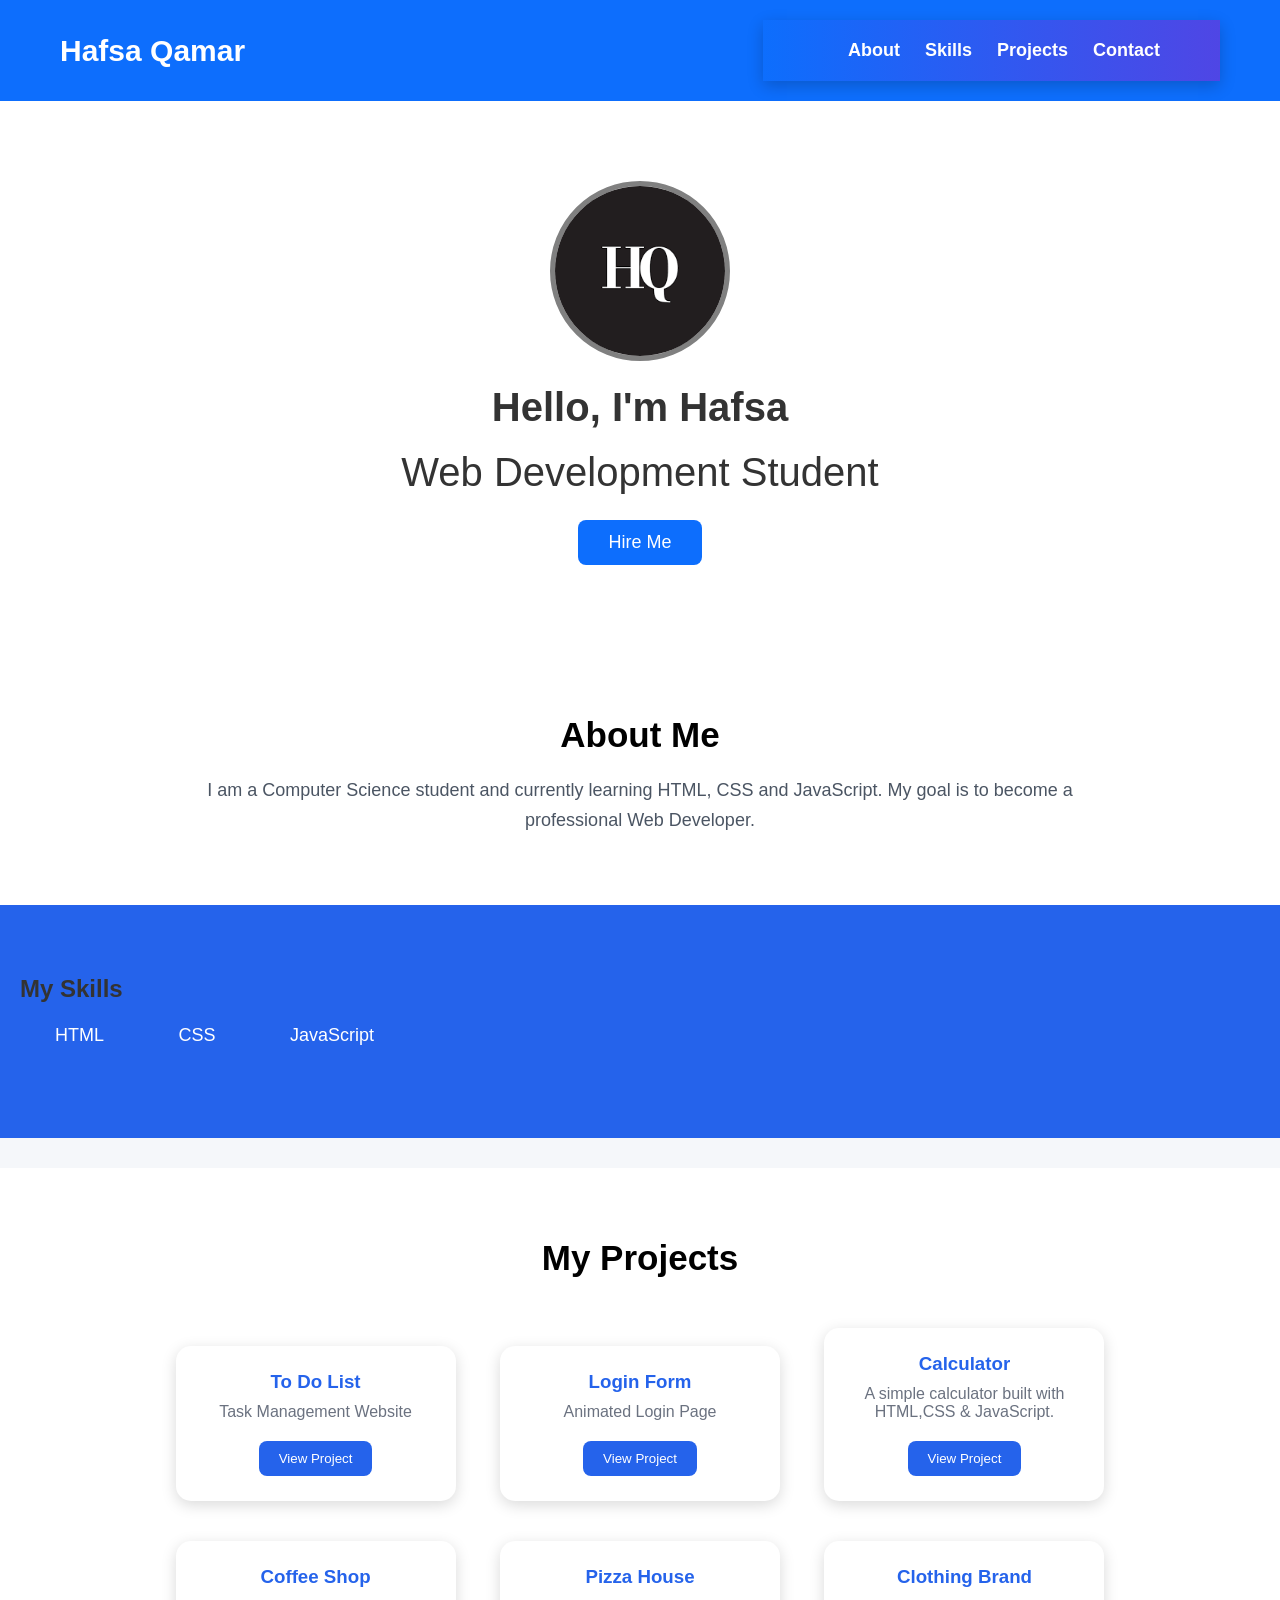
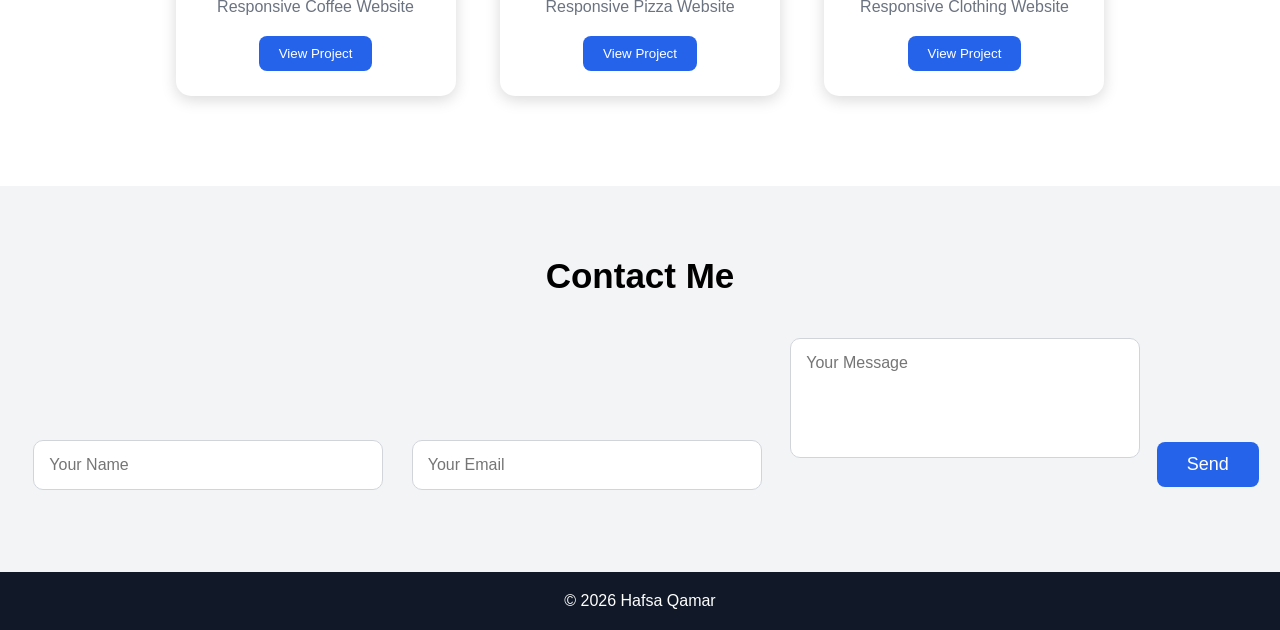
<file: index.html>
<!DOCTYPE html>
<html>
<head>
    <title>My Portfolio</title>
    <link rel="stylesheet" href="portfolio.css">
</head>
<body>
<header>
    <h1>Hafsa Qamar</h1>
    <nav>
        <a href="#about">About</a>
        <a href="#skills">Skills</a>
        <a href="#projects">Projects</a>
        <a href="#contact">Contact</a>
    </nav>
</header>
<section class="hero">
    <img src="download.hq.png" width="180">
    <h2>Hello, I'm Hafsa</h2>
    <p>Web Development Student</p>
    <button onclick="showMessage()">Hire Me</button>
</section>
<section id="about">
<h2>About Me</h2>
<p>
I am a Computer Science student and currently learning HTML, CSS and JavaScript.
My goal is to become a professional Web Developer.
</p>
</section>
<section id="skills">
<h2>My Skills</h2>
<ul>
<li>HTML</li>
<li>CSS</li>
<li>JavaScript</li>
</ul>
</section>
<section id="projects">
<h2>My Projects</h2>
<div class="card">
<h3>To Do List</h3>
<p>Task Management Website</p>
<a href="to-dolist.html">
    <button>View Project</button>
</a>
</div>
<div class="card">
<h3>Login Form</h3>
<p>Animated Login Page</p>
<a href="login.html">
    <button>View Project</button>
</a>
</div>
<div class="card">
    <h3>Calculator</h3>
    <p>A simple calculator built with HTML,CSS & JavaScript.
    </p>
    <a href="calculator.html">
        <button>View Project</button>
    </a>
</div>
<div class="card">
<h3>Coffee Shop</h3>
<p>Responsive Coffee Website</p>
<a href="project1coffee.html">
    <button>View Project</button>
</a>
</div>
<div class="card">
<h3>Pizza House</h3>
<p>Responsive Pizza Website</p>
<a href="project2.pizza.html">
    <button>View Project</button>
</a>
</div>
<div class="card">
    <h3>Clothing Brand</h3>
    <p>Responsive Clothing Website</p>
    <a href="clothing.html">
        <button>View Project</button>
    </a>
</div>
</section>
<section id="contact">
<h2>Contact Me</h2>
<input type="text" placeholder="Your Name">
<input type="email" placeholder="Your Email">
<textarea placeholder="Your Message"></textarea>
<button onclick="sendMessage()">Send</button>
</section>
<footer>
<p>© 2026 Hafsa Qamar</p>
</footer>
<script src="portfolio.js"></script>
</body>
</html>
</file>
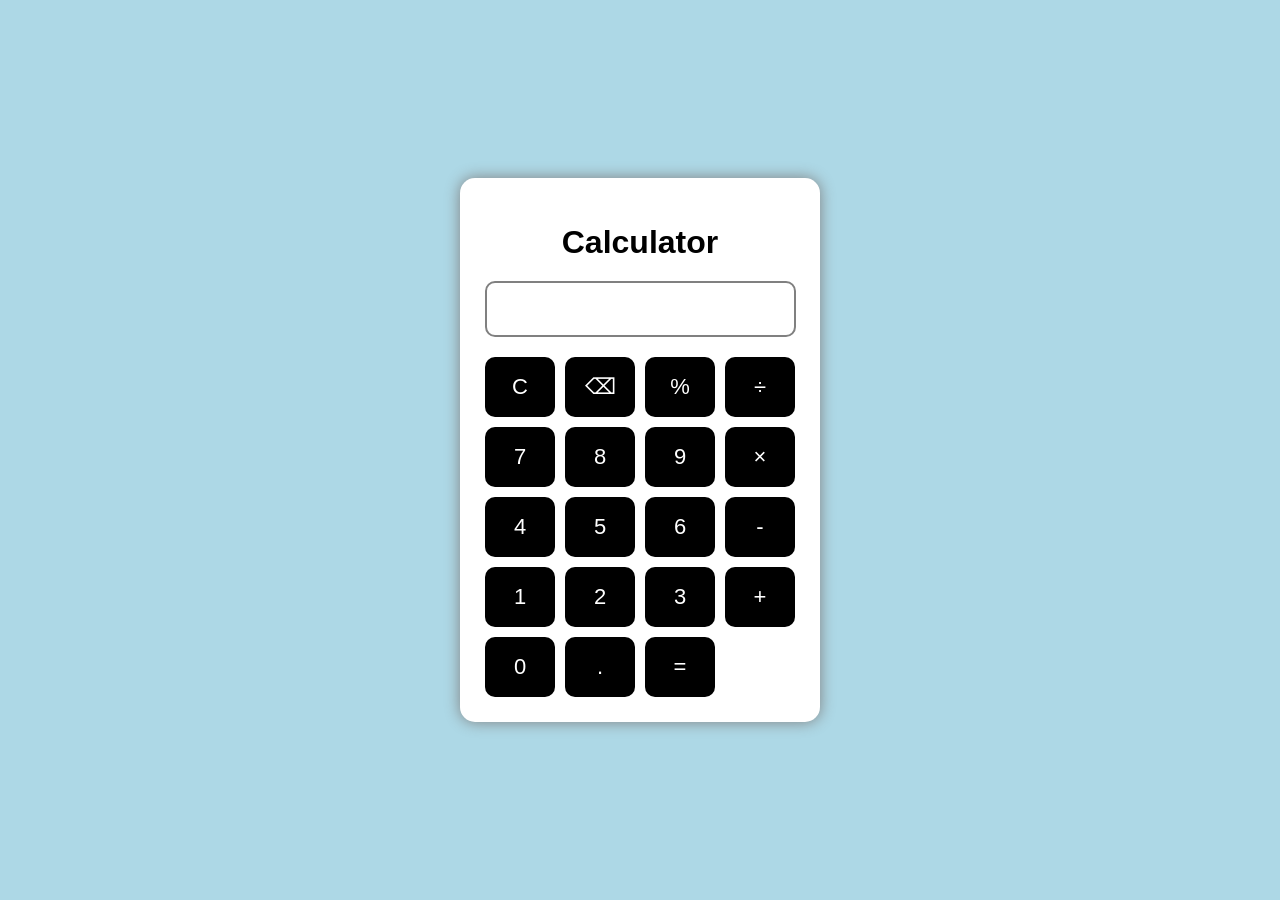
<file: calculator.html>
<!DOCTYPE html>
<html>
    <head>
        <title>Calculator</title>
        <link rel="stylesheet" href="calculator.css">
    </head>
    <body>
        <div class="calculator">
            <h1>Calculator</h1>
            <input type="text" id="result" readonly>
            <div class="buttons">
                <button onclick="clearResult()">C</button>
                <button onclick="deleteLast()">⌫</button>
                <button onclick="display('%')">%</button>
                <button onclick="display('/')">÷</button>
                
                <button onclick="display('7')">7</button>
                <button onclick="display('8')">8</button>
                <button onclick="display('9')">9</button>
                <button onclick="display('*')">×</button>

                <button onclick="display('4')">4</button>
                <button onclick="display('5')">5</button>
                <button onclick="display('6')">6</button>
                <button onclick="display('-')">-</button>

                <button onclick="display('1')">1</button>
                <button onclick="display('2')">2</button>
                <button onclick="display('3')">3</button>
                <button onclick="display('+')">+</button>

                <button onclick="display('0')">0</button>
                <button onclick="display('.')">.</button>
                <button onclick="calculate()">=</button>
                
            </div>
        </div>
        <script src=" calculator.js"></script>
    </body>
</html>
</file>
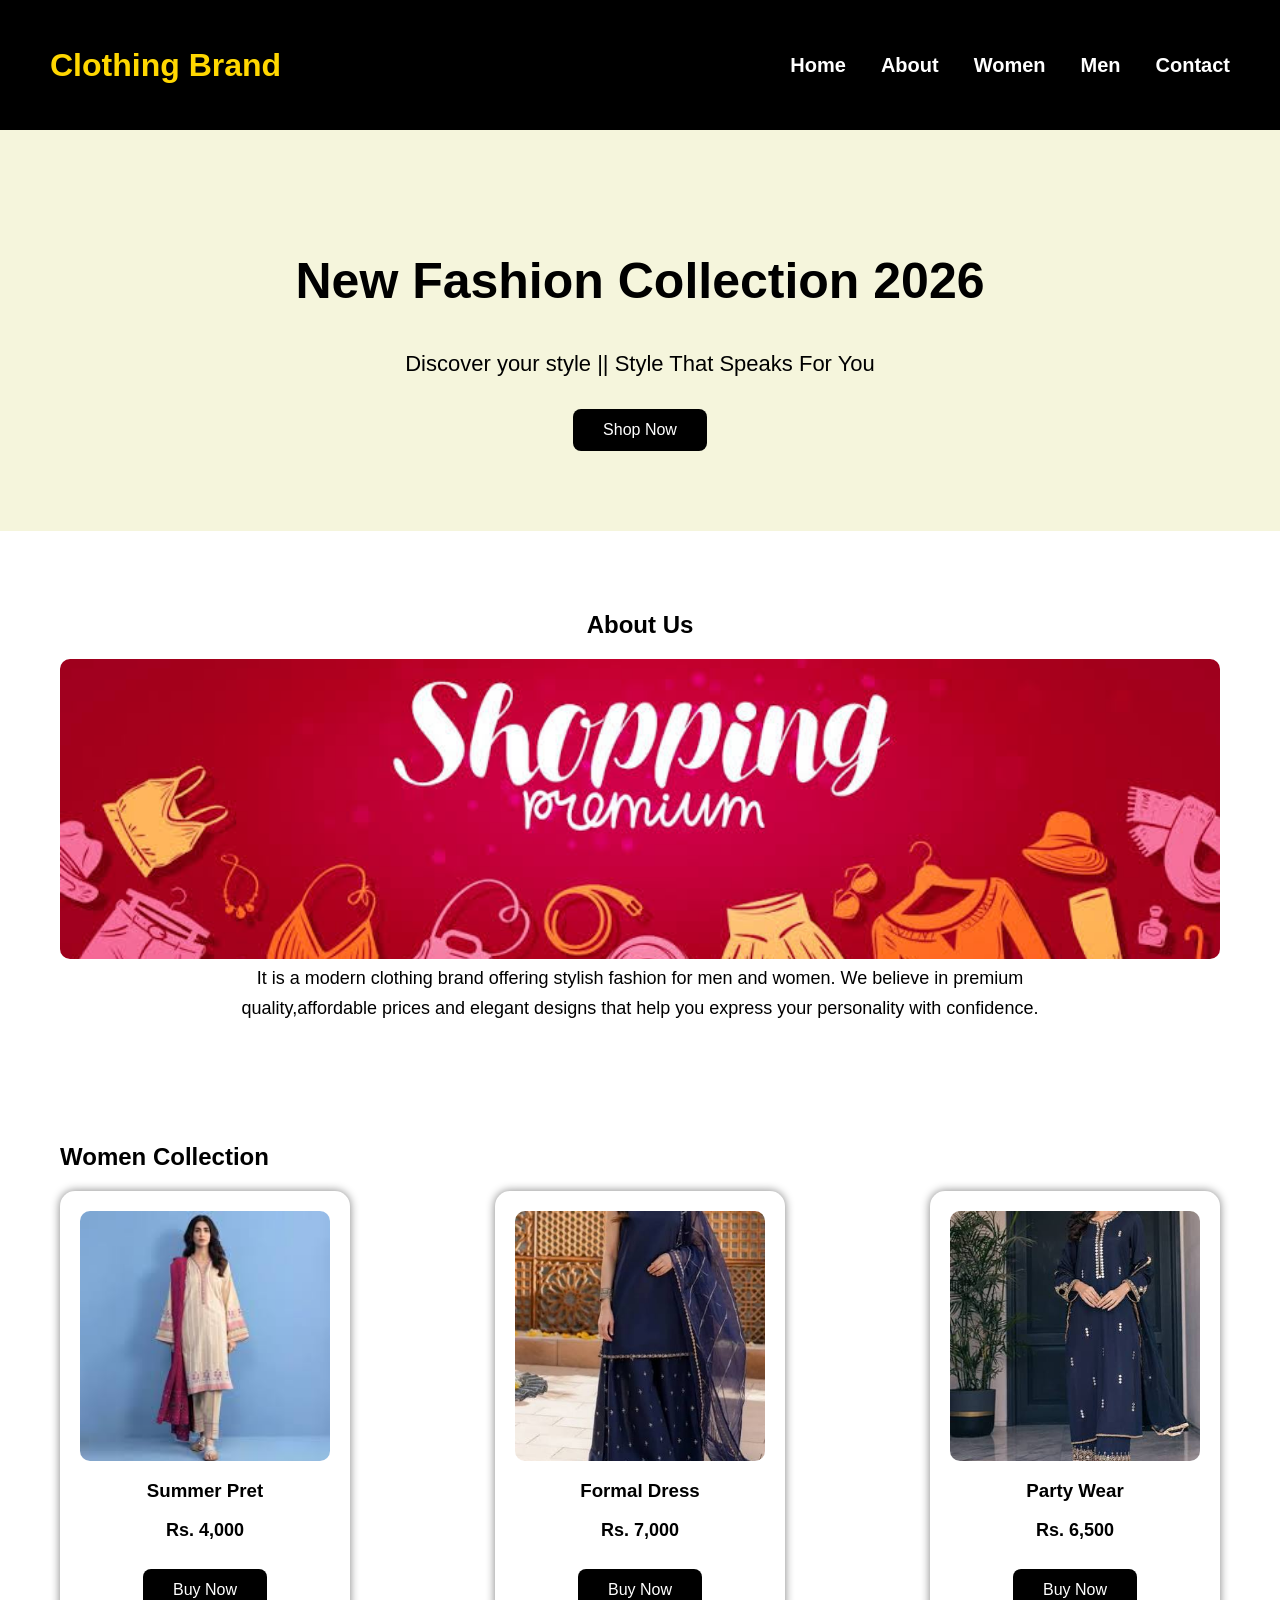
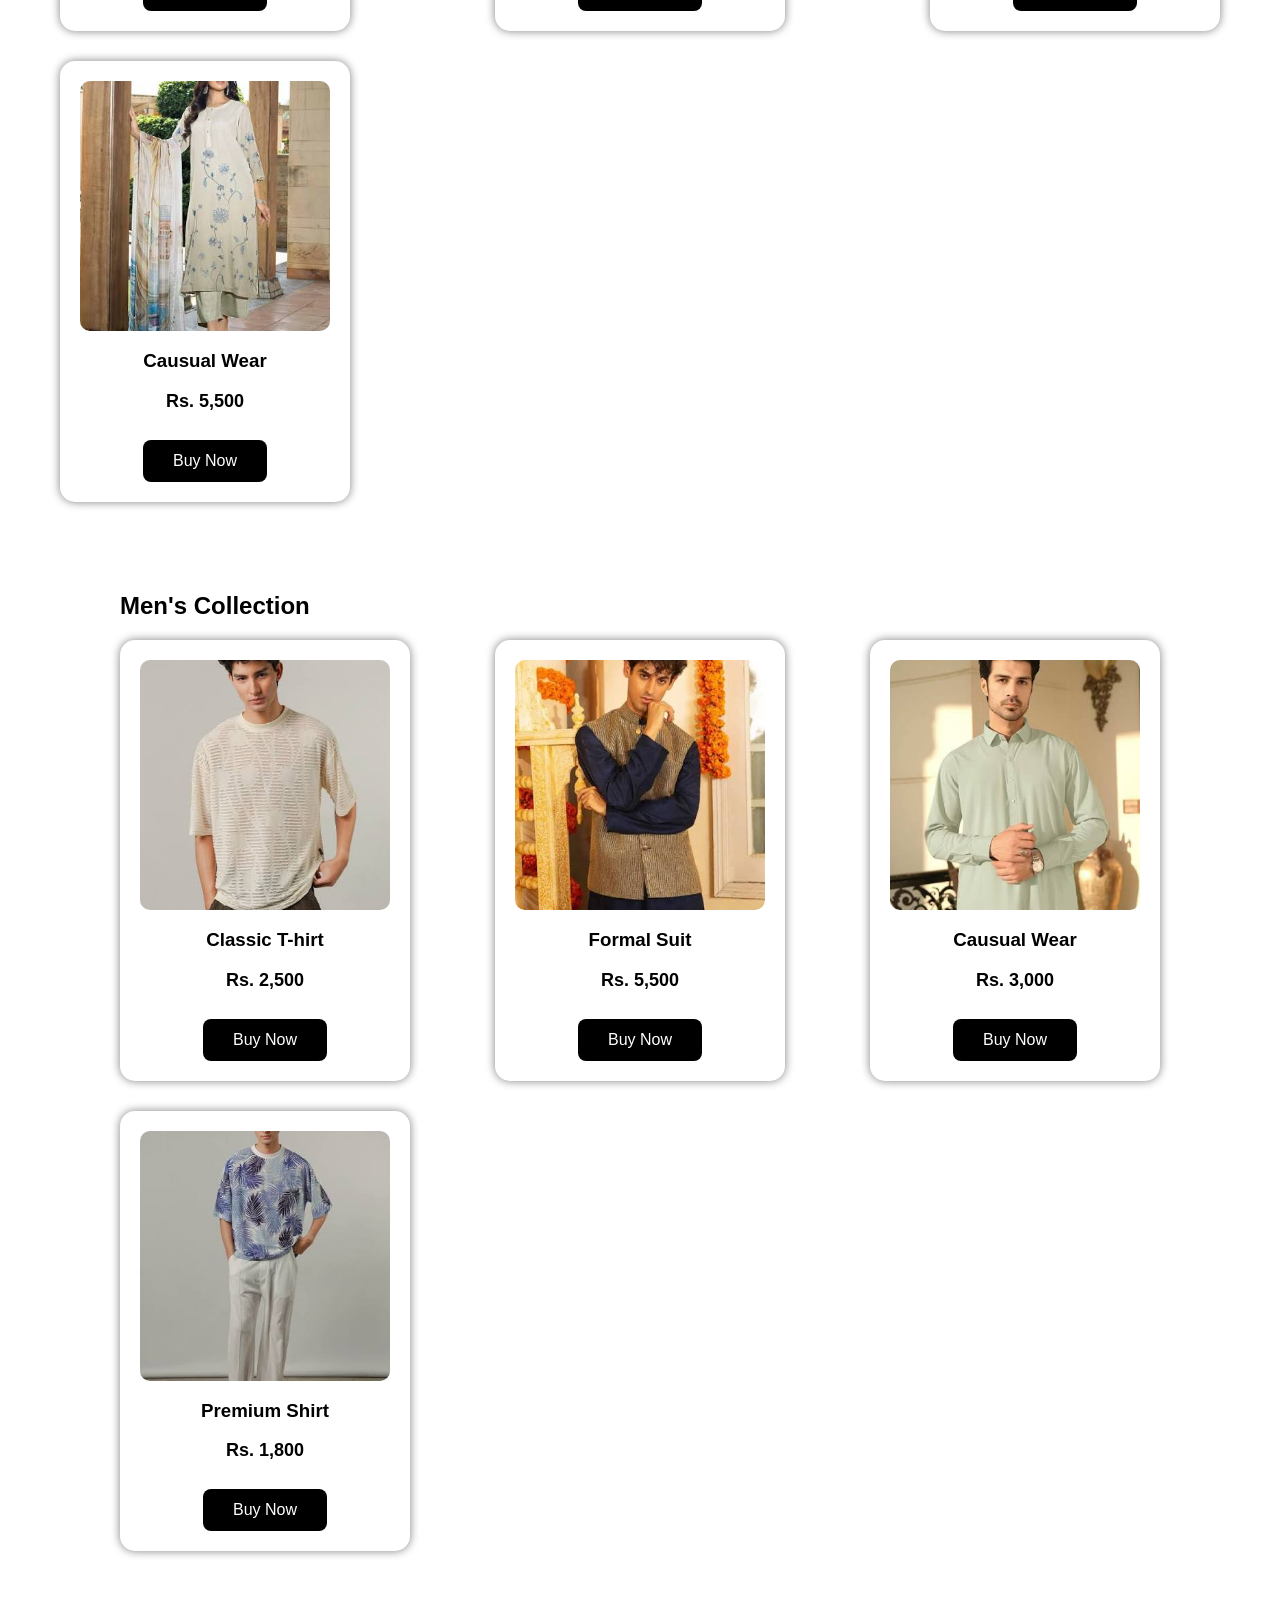
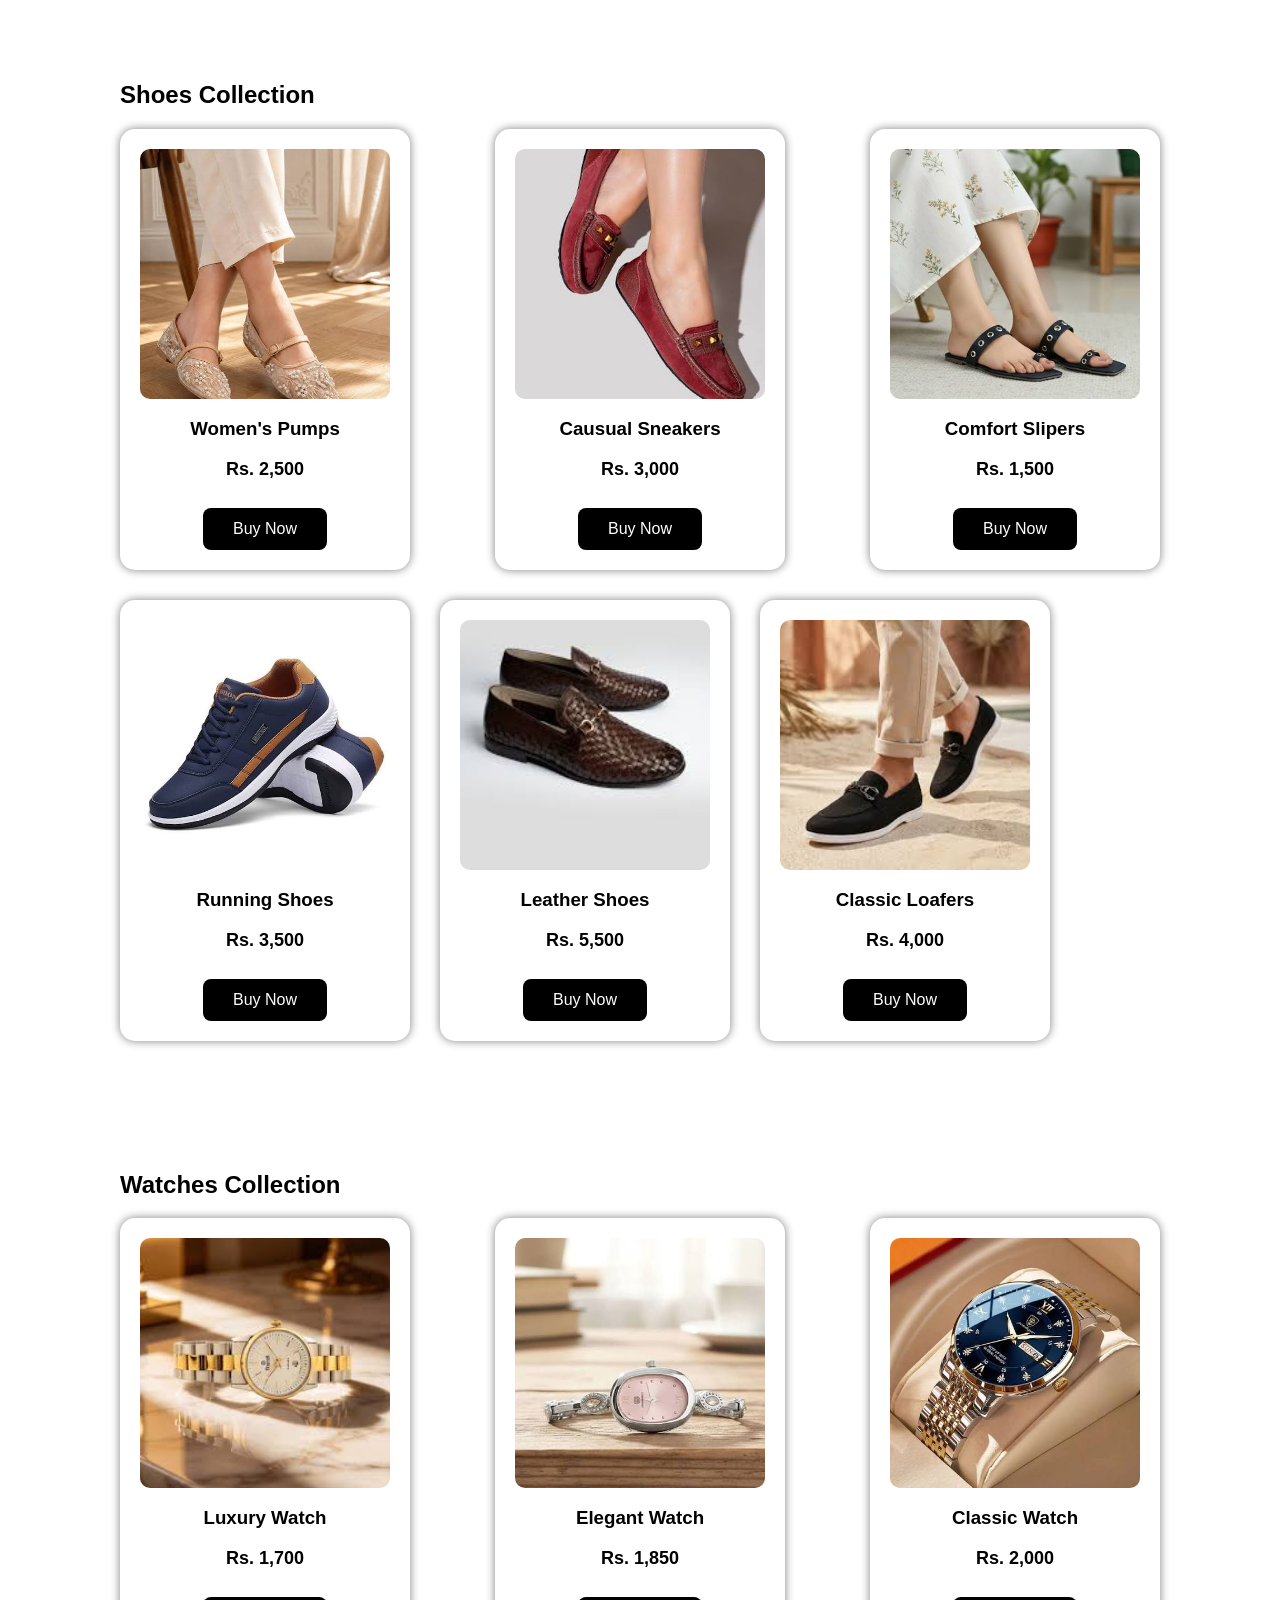
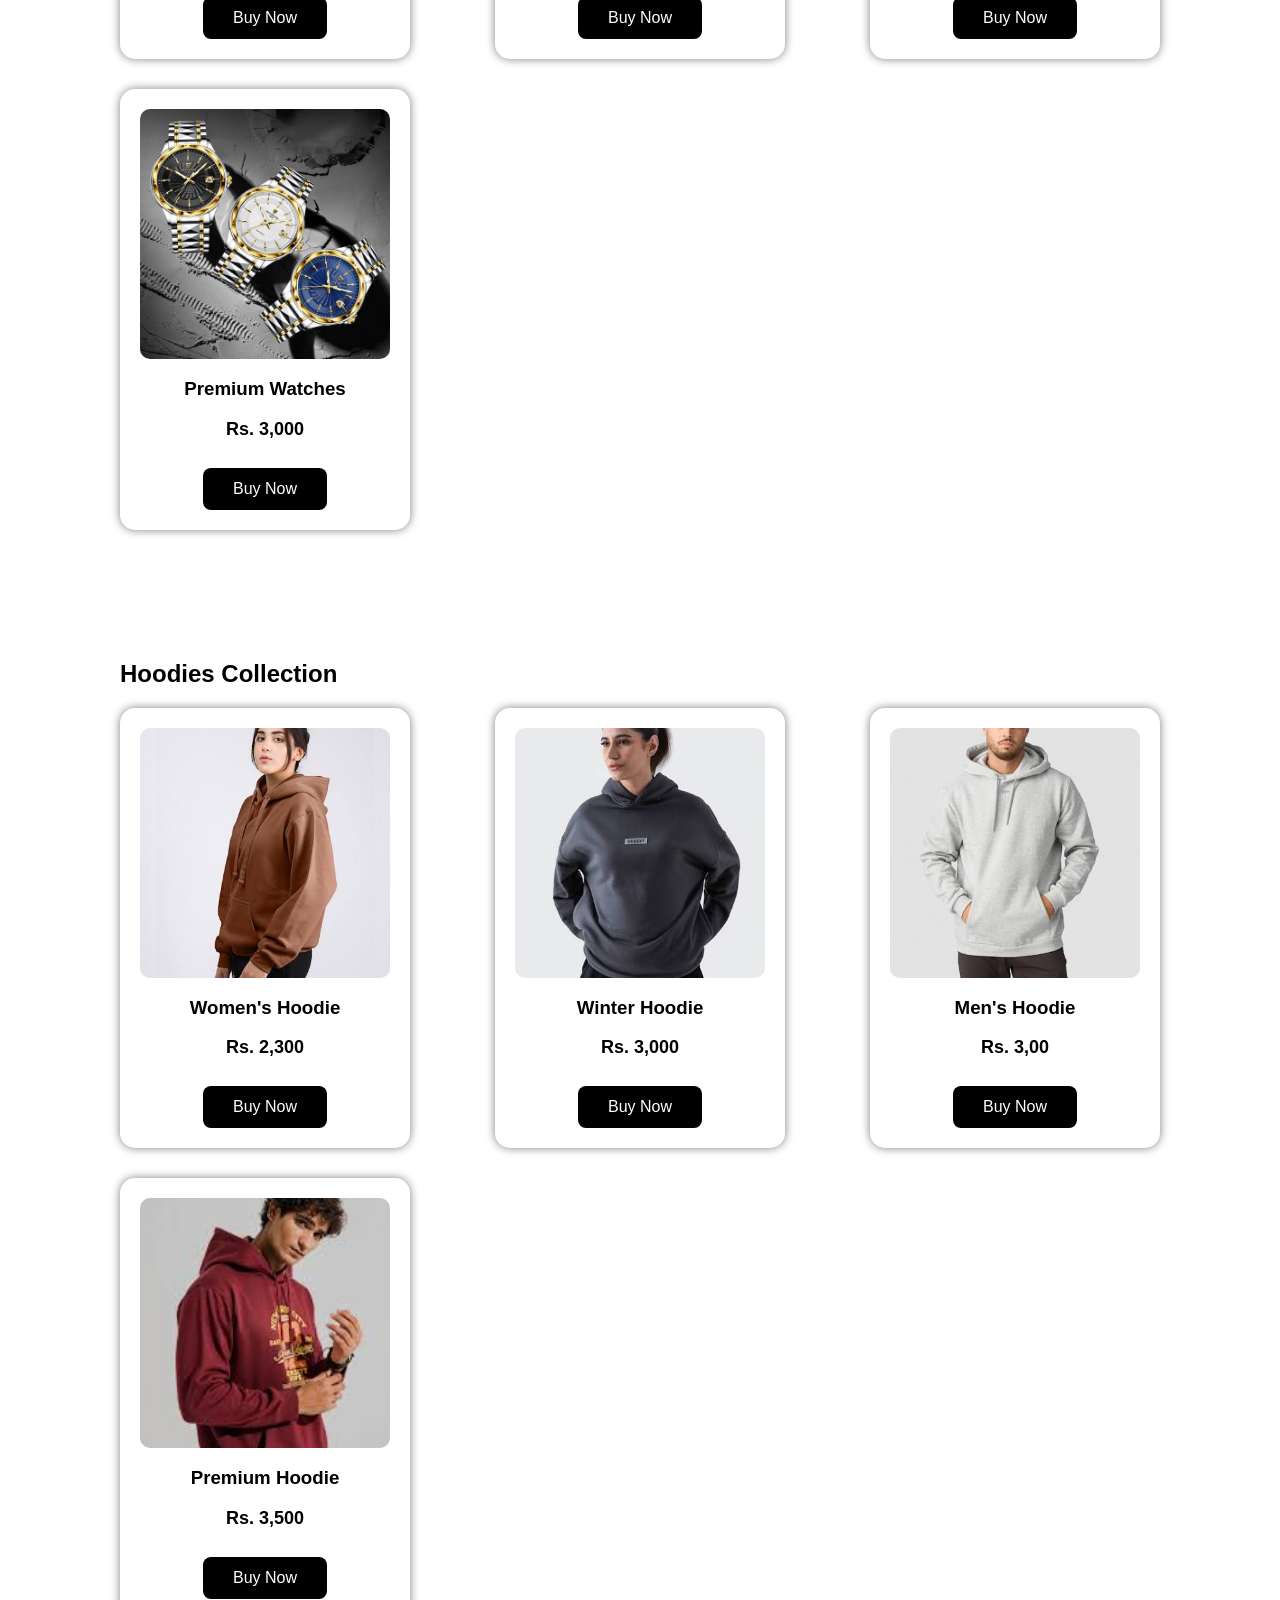
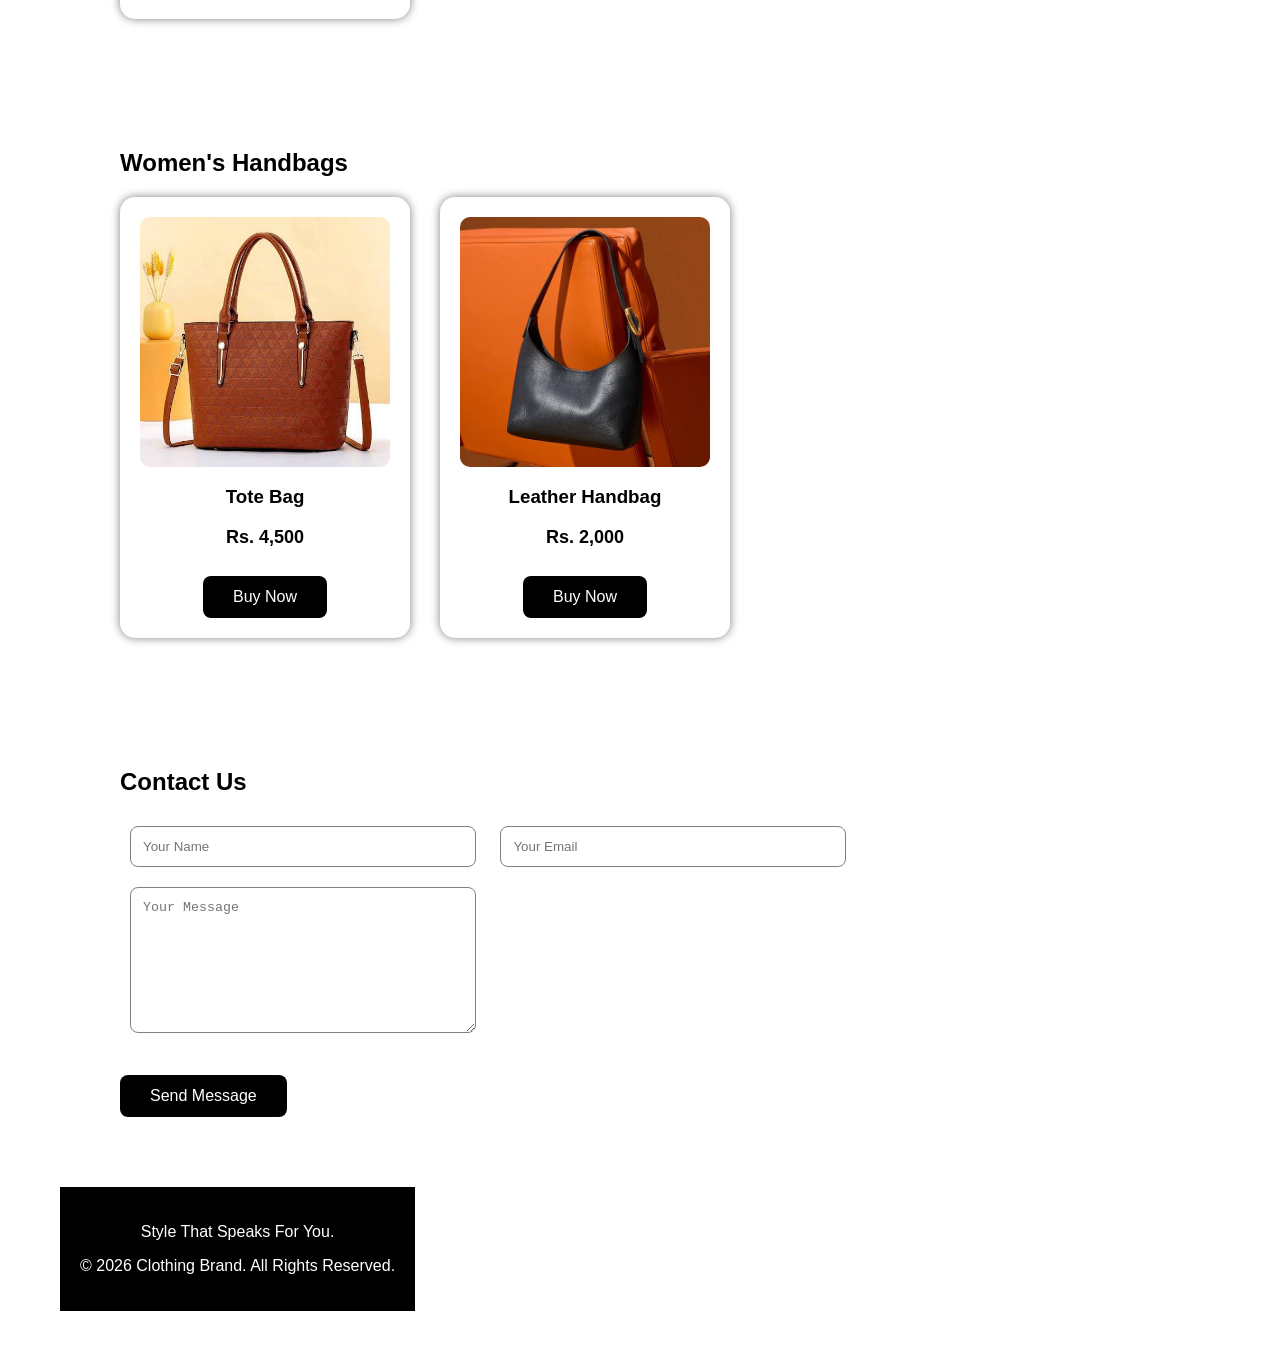
<file: clothing.html>
<!DOCTYPE html>
<html>
    <head>
        <title>Clothing Brand</title>
        <link rel="stylesheet" href="clothing.css">
    </head>
    <body>
        <nav>
        <h1>Clothing Brand</h1>
        <ul>
            <li><a href="#home">Home</a></li>
            <li><a href="#about">About</a></li>
            <li><a href="#women">Women</a></li>
            <li><a href="#men">Men</a></li>
            <li><a href="#contact">Contact</a></li>
        </ul>
    </nav>
            <section id="home">
                <h1>New Fashion Collection 2026</h1>
                <p>Discover your style || Style That Speaks For You</p>
                <button>Shop Now</button>
            </section>
            <section id="about">
                <h2>About Us</h2>
        <img src="IMG_4234.JPG.jpeg" alt="clothing brand">
                <p>It is a modern clothing brand offering stylish fashion for men and women.
                    We believe in premium quality,affordable prices and elegant designs that help
                    you express your personality with confidence.
                </p>
            </section>
            <section id="women">
                <h2>Women Collection</h2>
                <div class="cards">
<div class="card">
    <img src="download.dress01 women.jfif" alt="Dress">
    <h3>Summer Pret</h3>
    <p>Rs. 4,000</p>
    <button>Buy Now</button>
</div>
<div class="card">
    <img src="women.dress.jfif" alt="Dress">
    <h3>Formal Dress</h3>
    <p>Rs. 7,000</p>
    <button>Buy Now</button>
</div>
<div class="card">
    <img src="women.dress2.jfif" alt="Dress">
    <h3>Party Wear</h3>
    <p>Rs. 6,500</p>
    <button>Buy Now</button>
</div>
<div class="card">
    <img src="3dresswomen.jfif"dress>
    <h3>Causual Wear</h3>
    <p>Rs. 5,500</p>
    <button>Buy Now</button>
</div>
<section id="men">
    <h2>Men's Collection</h2>
    <div class="cards">
<div class="card">
    <img src="men's shirt1.jfif" alt="shirt">
    <h3>Classic T-hirt</h3>
    <p>Rs. 2,500</p>
    <button>Buy Now</button>
</div>
<div class="card">
    <img src="men's dress 2.jfif" alt="formal suit">
    <h3>Formal Suit</h3>
    <p>Rs. 5,500</p>
    <button>Buy Now</button>
</div>
<div class="card">
    <img src="men's dress 1.jfif" alt="causual wear">
    <h3>Causual Wear</h3>
    <p>Rs. 3,000</p>
    <button>Buy Now</button>
</div>
<div class="card">
    <img src="men's shirt2.jfif" alt="shirt">
    <h3>Premium Shirt</h3>
    <p>Rs. 1,800</p>
    <button>Buy Now</button>
</div>
</section>
<section id="shoes">
    <h2>Shoes Collection</h2>
    <div class="cards">
        <div class="card">
            <img src="women.pumps.jfif" alt="pumps">
            <h3>Women's Pumps</h3>
            <p>Rs. 2,500</p>
            <button>Buy Now</button>
        </div>
<div class="card">
    <img src="women.shoes.jfif" alt="shoes">
    <h3>Causual Sneakers</h3>
    <p>Rs. 3,000</p>
    <button>Buy Now</button>
</div>
<div class="card">
    <img src="images (2).png" alt="slippers">
    <h3>Comfort Slipers</h3>
    <p>Rs. 1,500</p>
    <button>Buy Now</button>
</div>
<div class="cards">
    <div class="card">
        <img src="men.joggers.jfif" alt="shoes">
        <h3>Running Shoes</h3>
        <p>Rs. 3,500</p>
        <button>Buy Now</button>   
    </div>
    <div class="card">
        <img src="download.menshoes.jfif" alt="shoes">
        <h3>Leather Shoes</h3>
        <p>Rs. 5,500</p>
        <button>Buy Now</button>
    </div>
    <div class="card">
        <img src="download.loafer.jfif" alt="loafers">
        <h3>Classic Loafers</h3>
        <p>Rs. 4,000</p>
        <button>Buy Now</button>
    </div> 
</div>
</section>
<section id="watches">
    <h2>Watches Collection</h2>
    <div class="cards">
        <div class="card">
            <img src="women.watch1.jfif" alt="watch">
            <h3>Luxury Watch</h3>
            <p>Rs. 1,700</p>
            <button>Buy Now</button>
        </div>
        <div class="card">
            <img src="women.watch2.jfif" alt="watch">
            <h3>Elegant Watch</h3>
            <p>Rs. 1,850</p>
            <button>Buy Now</button>
        </div>
        <div class="card">
            <img src="men watch.1.jfif" alt="watch">
            <h3>Classic Watch</h3>
            <p>Rs. 2,000</p>
            <button>Buy Now</button>
        </div>
        <div class="card">
            <img src="men watches.jfif" alt="watch">
            <h3>Premium Watches</h3>
            <p>Rs. 3,000</p>
            <button>Buy Now</button>
        </div>
    </div>
</section>
<section id="hoodies">
    <h2>Hoodies Collection</h2>
    <div class="cards">
        <div class="card">
            <img src="women hoodie.jfif" alt="hoodie">
            <h3>Women's Hoodie</h3>
            <p>Rs. 2,300</p>
            <button>Buy Now</button>
        </div>
        <div class="card">
            <img src="women2.hoodie.jfif" alt="hoodie">
            <h3>Winter Hoodie</h3>
            <p>Rs. 3,000</p>
            <button>Buy Now</button>
        </div>
        <div class="card">
            <img src="hoodie.men.jfif" alt="hoodie">
            <h3>Men's Hoodie</h3>
            <p>Rs. 3,00</p>
            <button>Buy Now</button>
        </div>
        <div class="card">
            <img src="hoodie.men (2).jfif" alt="hoodie">
            <h3>Premium Hoodie</h3>
            <p>Rs. 3,500</p>
            <button>Buy Now</button>
        </div>
    </div>
</section>
<section id="handbags">
    <h2>Women's Handbags</h2>
    <div class="cards">
        <div class="card">
            <img src="totebag.jfif" alt="bag">
            <h3>Tote Bag</h3>
            <p>Rs. 4,500</p>
            <button>Buy Now</button>
        </div>
        <div class="card">
            <img src="women.bag.jfif" alt="bag">
            <h3>Leather Handbag</h3>
            <P>Rs. 2,000</P>
            <button>Buy Now</button>
        </div>
    </div>
</section>
<section id="Contact">
    <h2>Contact Us</h2>
    <form>
        <input type="text" placeholder="Your Name" required>
        <input type="email" placeholder="Your Email" required>
        <textarea placeholder="Your Message" required></textarea>
        <br><br>
        <button type="submit">Send Message</button>
    </form>
</section>
<footer>
    <P>Style That Speaks For You.</P>
    <p>© 2026 Clothing Brand. All Rights Reserved.</p>
</footer>
<script src="clothing.js"></script>
</body>
</html>
</file>
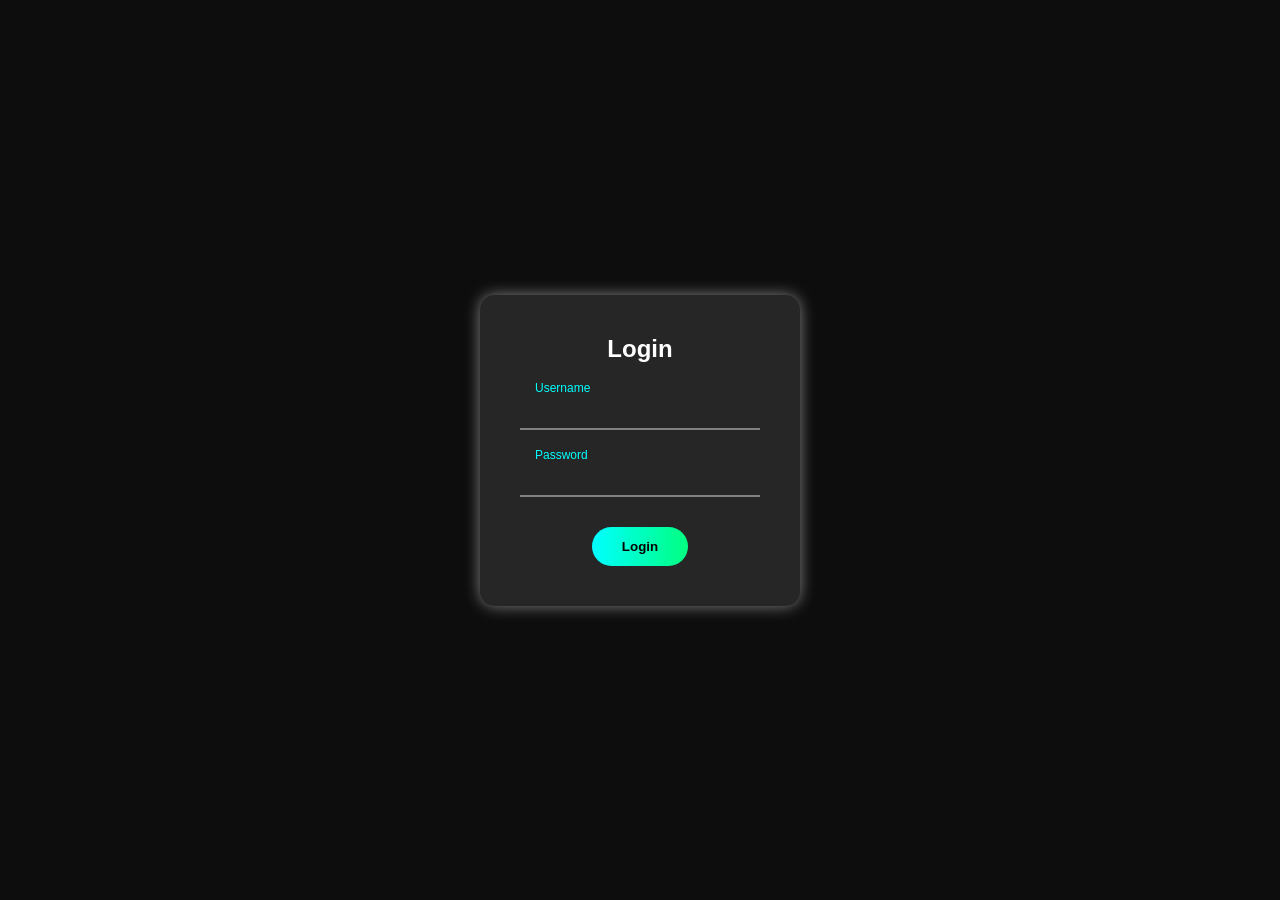
<file: login.html>
<!DOCTYPE html>
<html>
    <head>
        <title>Login Form</title>
        <link rel="stylesheet" href="login.css">
    </head>
    <body>
        <div class="form-container">
            <h2>Login</h2>
            <div class="input-box">
                <input type="text" id="username">
                <span>Username</span>
            </div>
            <div class="input-box">
                <input type="password" id="password">
                <span>Password</span>
            </div>
<button class="submit-btn" onclick="login()">Login</button>
        </div>
        <script src="login.js"></script>
    </body>
</html>
</file>
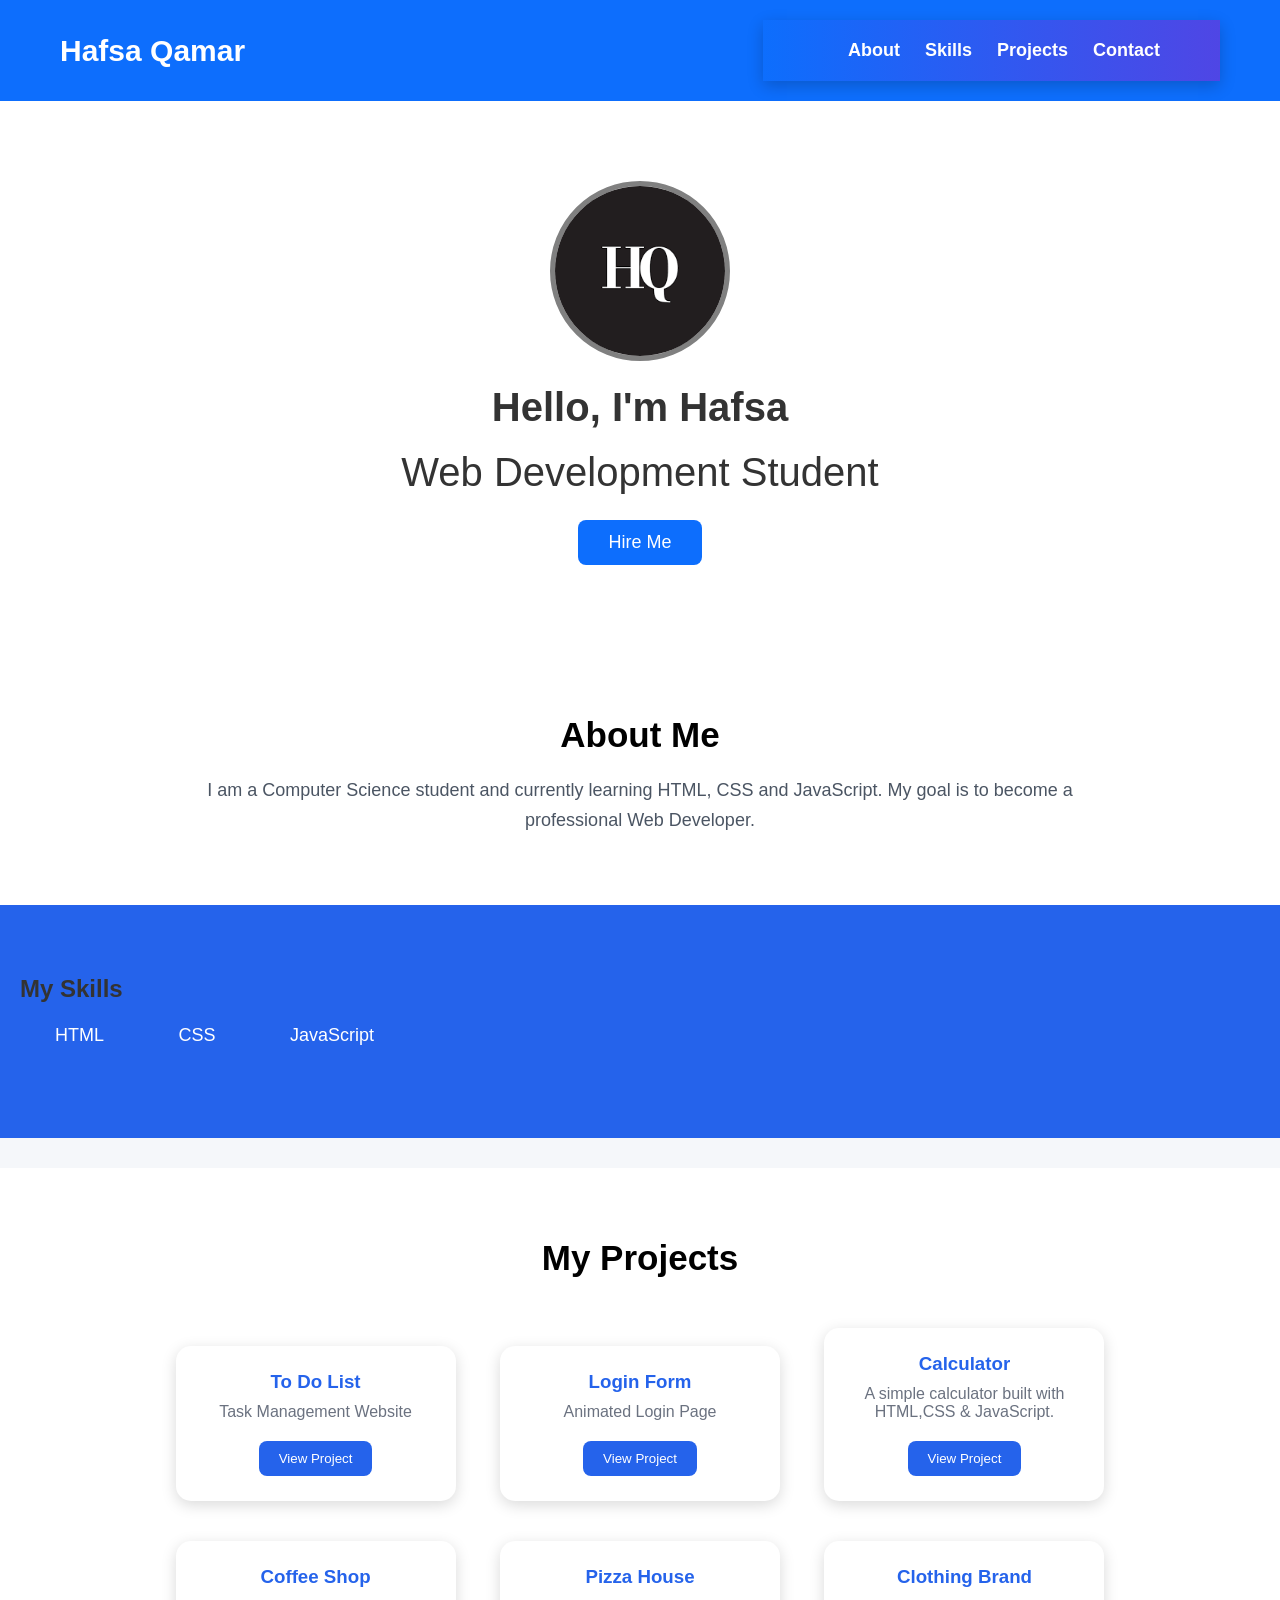
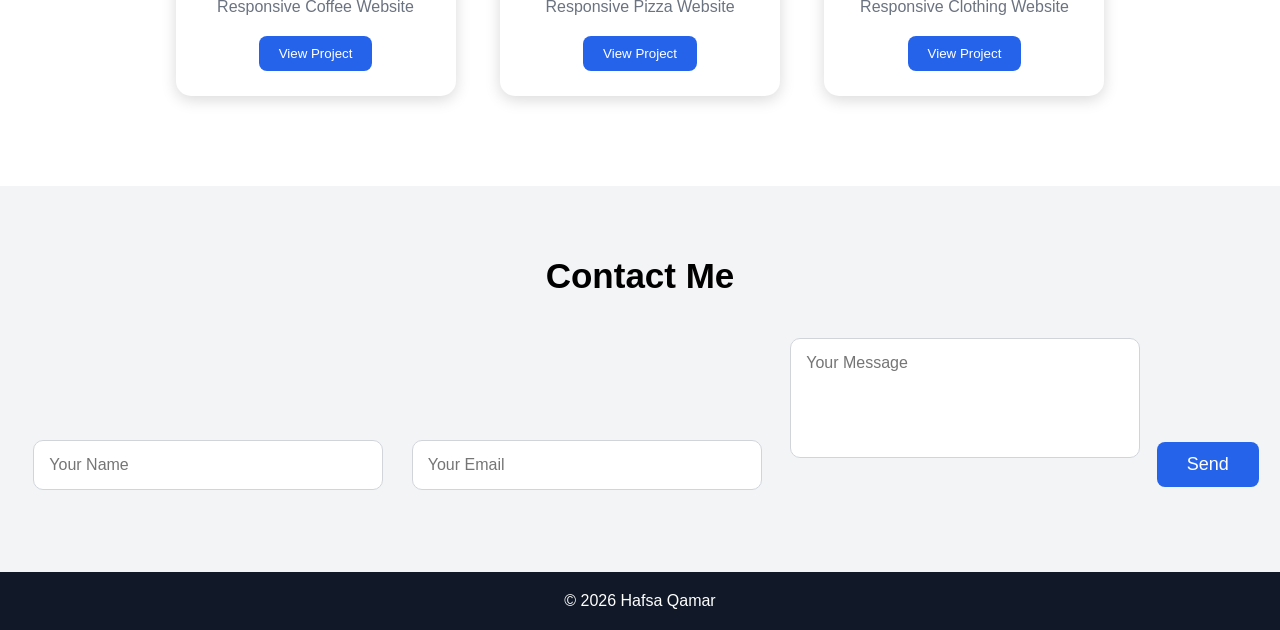
<file: portfolio.html>
<!DOCTYPE html>
<html>
<head>
    <title>My Portfolio</title>
    <link rel="stylesheet" href="portfolio.css">
</head>
<body>
<header>
    <h1>Hafsa Qamar</h1>
    <nav>
        <a href="#about">About</a>
        <a href="#skills">Skills</a>
        <a href="#projects">Projects</a>
        <a href="#contact">Contact</a>
    </nav>
</header>
<section class="hero">
    <img src="download.hq.png" width="180">
    <h2>Hello, I'm Hafsa</h2>
    <p>Web Development Student</p>
    <button onclick="showMessage()">Hire Me</button>
</section>
<section id="about">
<h2>About Me</h2>
<p>
I am a Computer Science student and currently learning HTML, CSS and JavaScript.
My goal is to become a professional Web Developer.
</p>
</section>
<section id="skills">
<h2>My Skills</h2>
<ul>
<li>HTML</li>
<li>CSS</li>
<li>JavaScript</li>
</ul>
</section>
<section id="projects">
<h2>My Projects</h2>
<div class="card">
<h3>To Do List</h3>
<p>Task Management Website</p>
<a href="to-dolist.html">
    <button>View Project</button>
</a>
</div>
<div class="card">
<h3>Login Form</h3>
<p>Animated Login Page</p>
<a href="login.html">
    <button>View Project</button>
</a>
</div>
<div class="card">
    <h3>Calculator</h3>
    <p>A simple calculator built with HTML,CSS & JavaScript.
    </p>
    <a href="calculator.html">
        <button>View Project</button>
    </a>
</div>
<div class="card">
<h3>Coffee Shop</h3>
<p>Responsive Coffee Website</p>
<a href="project1coffee.html">
    <button>View Project</button>
</a>
</div>
<div class="card">
<h3>Pizza House</h3>
<p>Responsive Pizza Website</p>
<a href="project2.pizza.html">
    <button>View Project</button>
</a>
</div>
<div class="card">
    <h3>Clothing Brand</h3>
    <p>Responsive Clothing Website</p>
    <a href="clothing.html">
        <button>View Project</button>
    </a>
</div>
</section>
<section id="contact">
<h2>Contact Me</h2>
<input type="text" placeholder="Your Name">
<input type="email" placeholder="Your Email">
<textarea placeholder="Your Message"></textarea>
<button onclick="sendMessage()">Send</button>
</section>
<footer>
<p>© 2026 Hafsa Qamar</p>
</footer>
<script src="portfolio.js"></script>
</body>
</html>
</file>
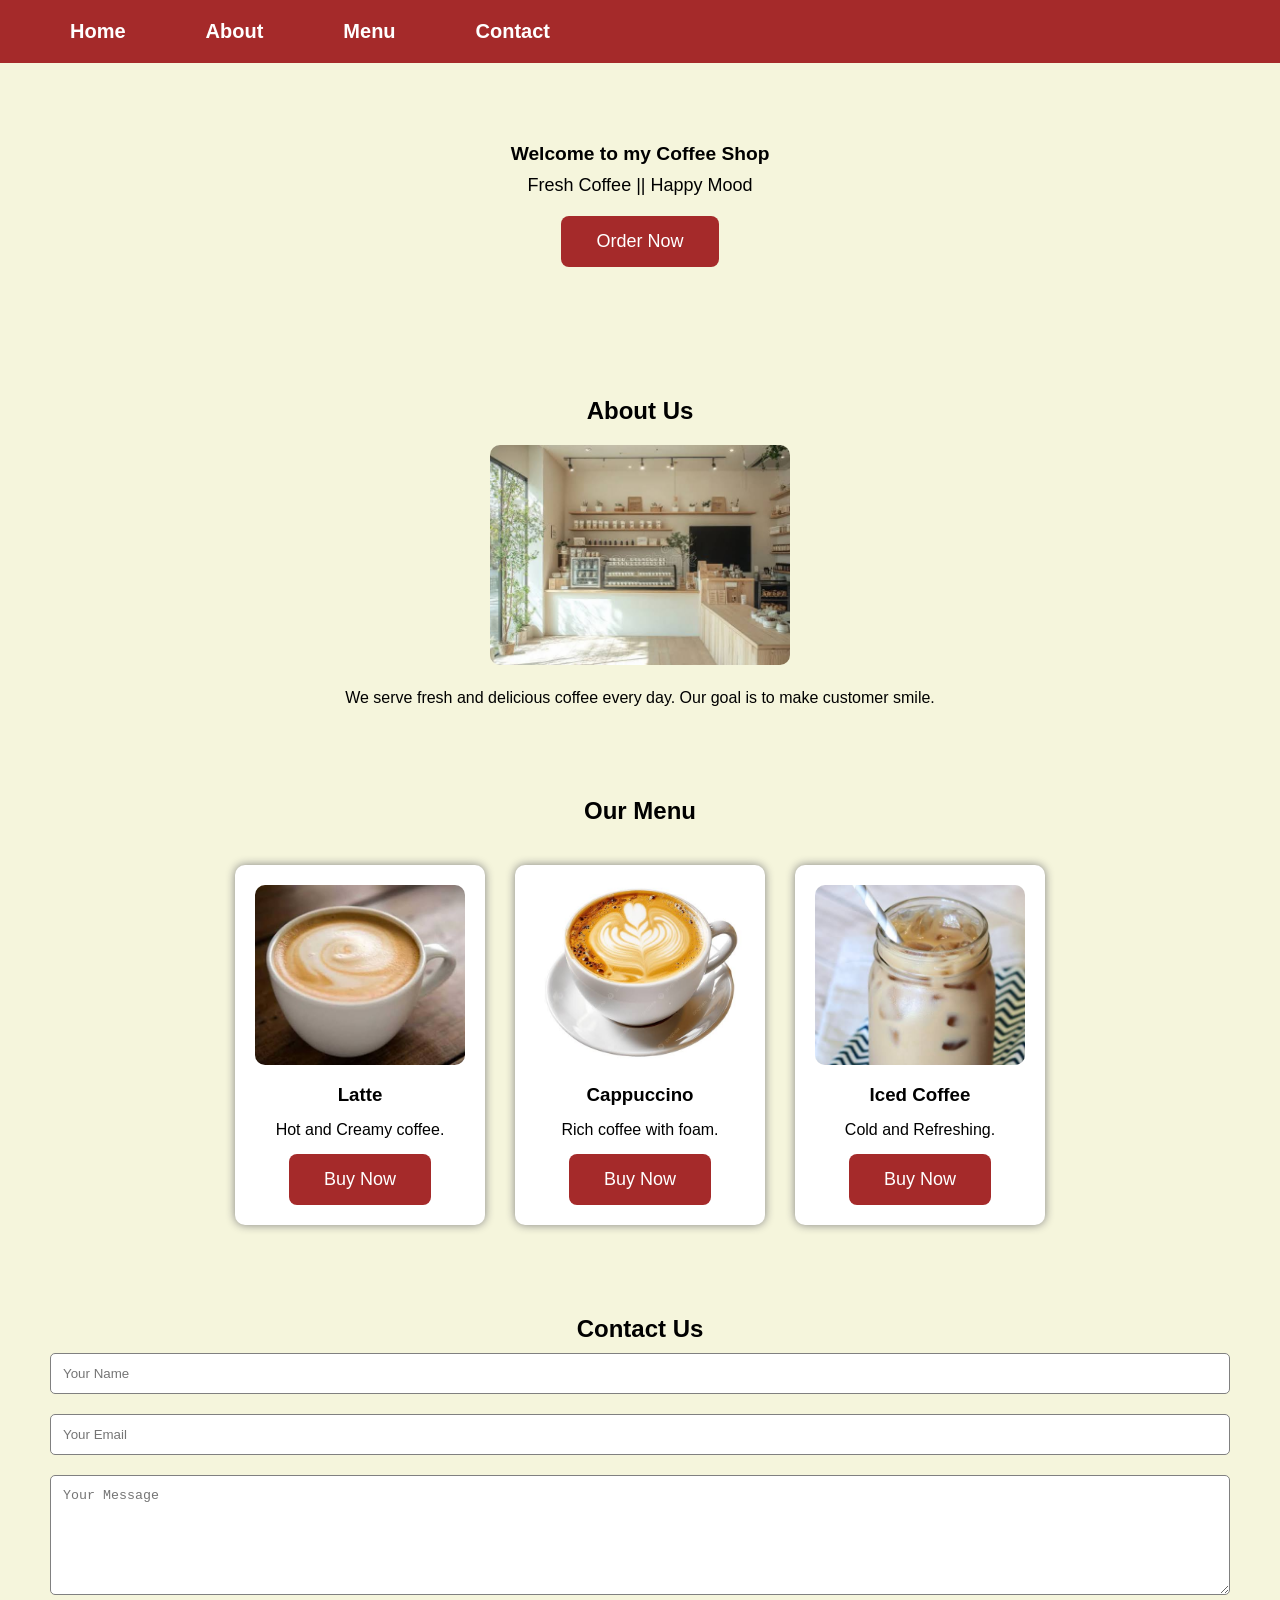
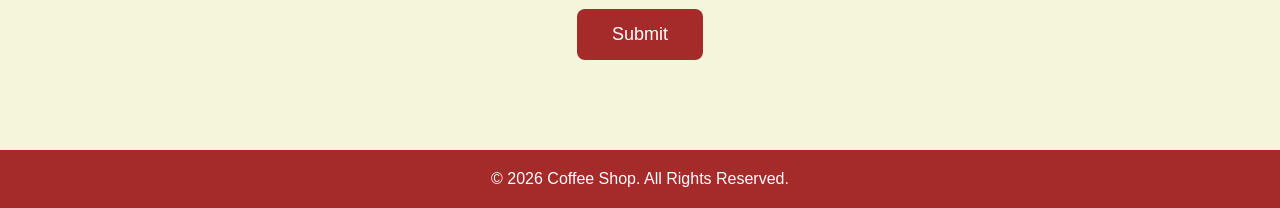
<file: project1coffee.html>
<!DOCTYPE html>
<html>
    <head>
        <title>My Coffee Shop</title>
        <link rel="stylesheet" href="coffeeweb.css">
    </head>
    <body>
        <nav>
            <ul>
                <li><a href="#home">Home</a></li>
                <li><a href="#about">About</a></li>
                <li><a href="#menu">Menu</a></li>
                <li><a href="#contact">Contact</a></li>
            </ul>
        </nav>
<section id="home" class="hero">
    <h1>Welcome to my Coffee Shop</h1>
    <p>Fresh Coffee || Happy Mood</p>
    <button onclick="orderCoffee()">
        Order Now</button>
</section>
<section id="about" class="about">
    <h2>About Us</h2>
    <img src="images.interior.jfif" alt="Coffee Shop">
    <p>
        We serve fresh and delicious coffee every day.
        Our goal is to make customer smile.
    </p>
</section>
<section id="menu">
    <h2 class="title">Our Menu</h2>
    <div class="container">
        <div class="card">
            <img src="latte.jfif" alt="Coffee">
            <h3>Latte</h3>
            <p>Hot and Creamy coffee.</p>
            <button onclick="buyLatte()">
                Buy Now
            </button>
        </div>
        <div class="card">
            <img src="cappuccino.1.jfif" alt="Coffee">
            <h3>Cappuccino</h3>
            <p>Rich coffee with foam.</p>
            <button onclick="buyCappuccino()">
                Buy Now
            </button>
        </div>
        <div class="card">
            <img src="cold coffee.jfif" alt="Coffee">
            <h3>Iced Coffee</h3>
            <p>Cold and Refreshing.</p>
            <button onclick="buyIcedcoffee()">
                Buy Now
            </button>
        </div>
    </div>
</section>
<section id="contact">
    <h2>Contact Us</h2>
<form onsubmit="sendMessage(event)">
    <input type="text" placeholder="Your Name">
    <input type="email" placeholder="Your Email">
    <textarea placeholder="Your Message"></textarea>
  
        <button type="submit">Submit</button>
</form>
</section>
<footer>
    <p>© 2026 Coffee Shop. All Rights Reserved.</p>
</footer>
<script src="script.js"></script>
    </body>
</html>
</file>
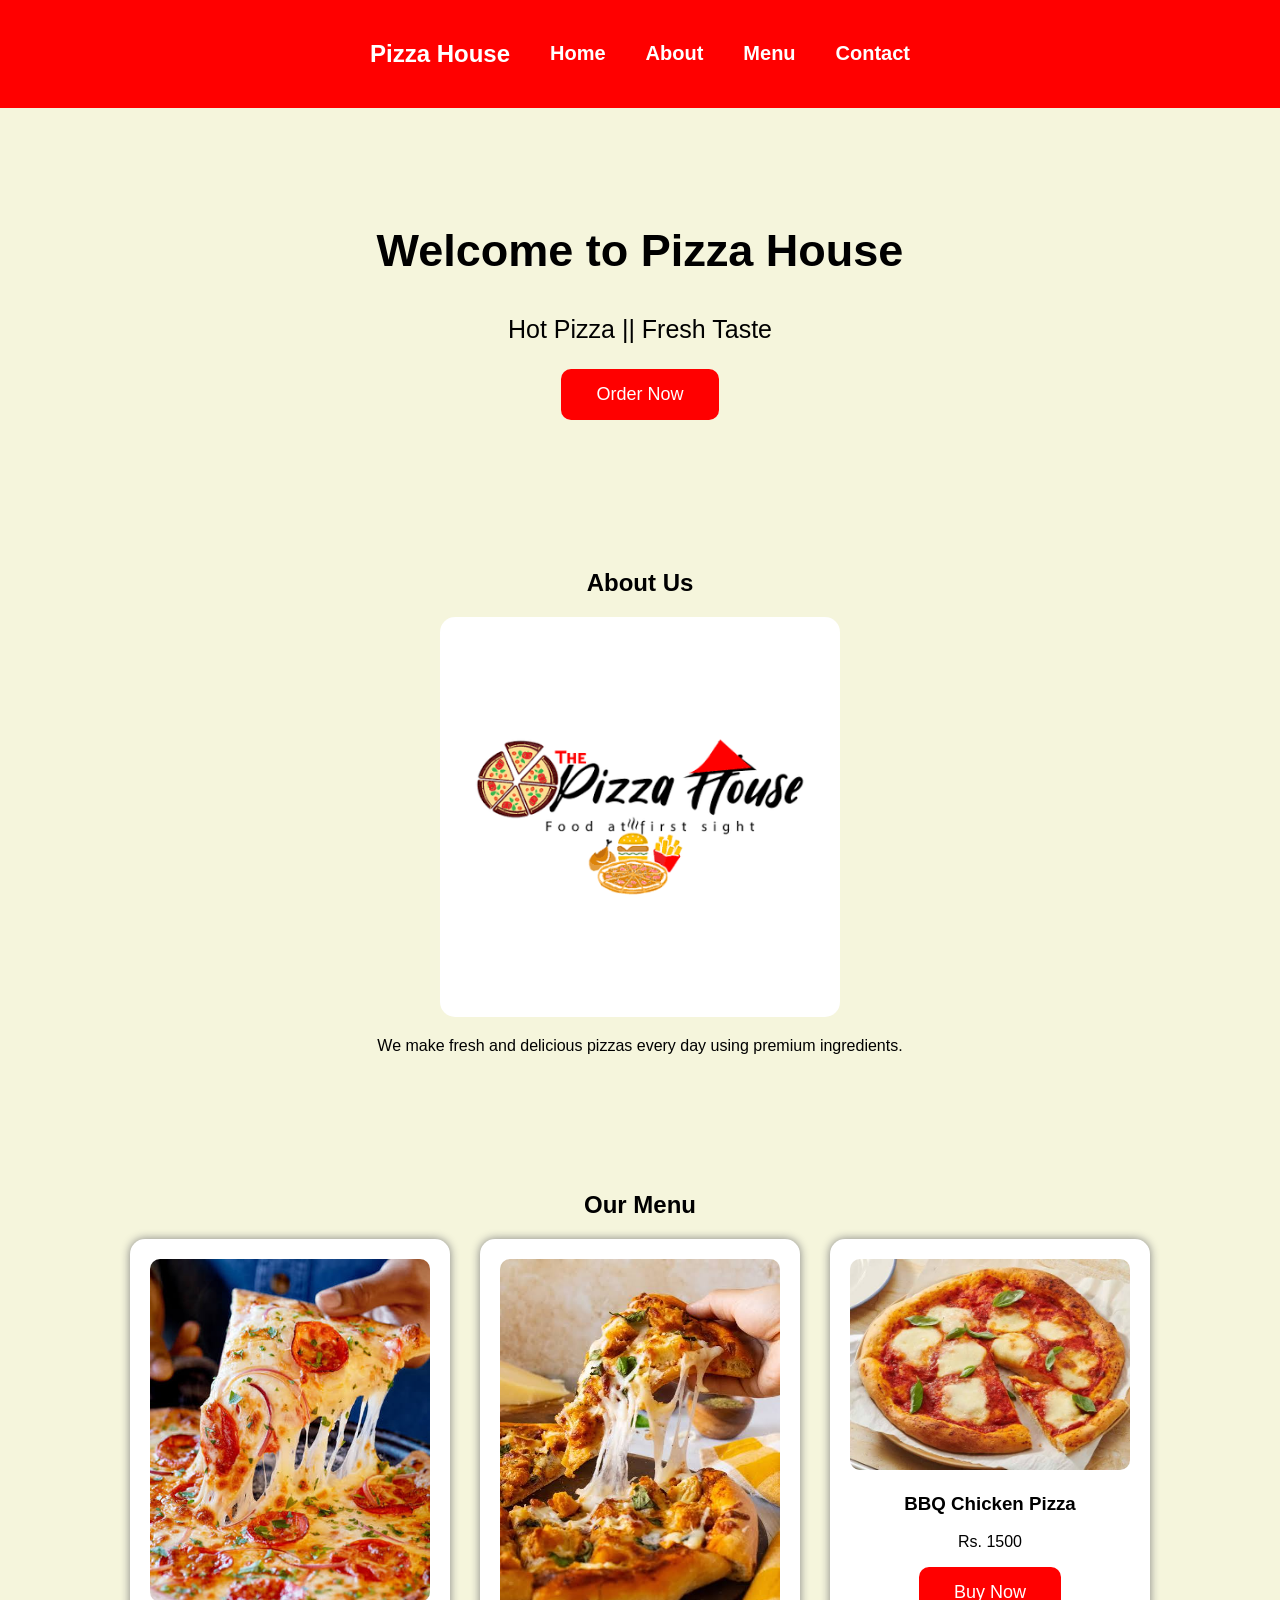
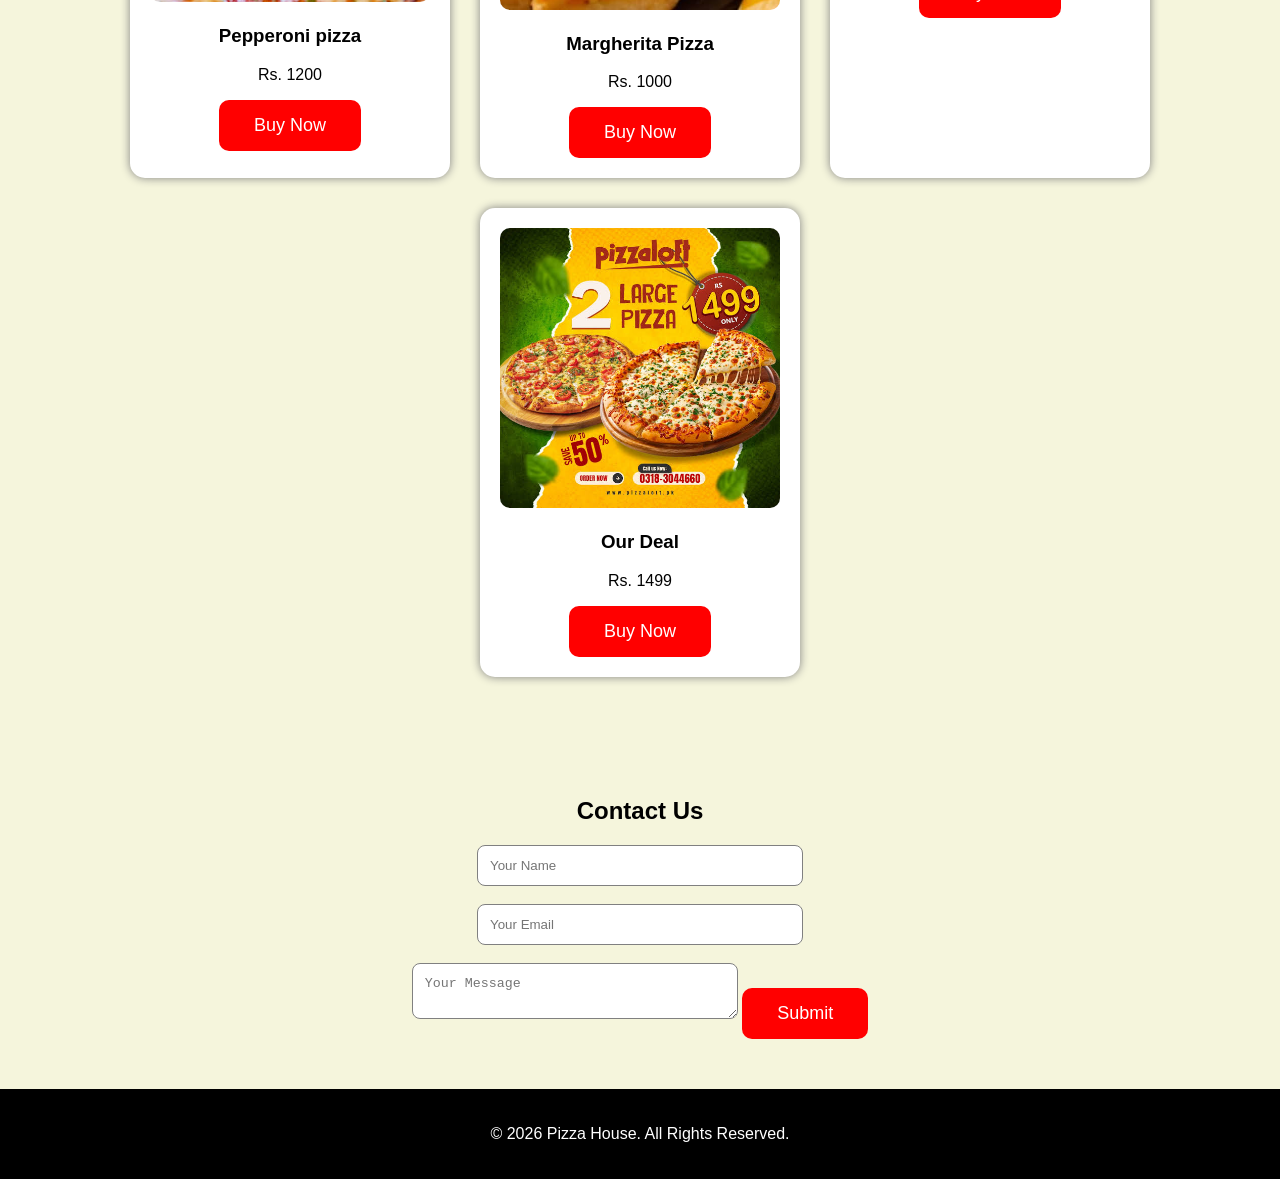
<file: project2.pizza.html>
<!DOCTYPE html>
<html>
    <head>
        <title>Pizza House</title>
        <link rel="stylesheet" href="pizza.css">
    </head>
    <body>
        <nav>
            <h2>Pizza House</h2>
            <ul>
                <li><a href="#home">Home</a></li>
                <li><a href="#about">About</a></li>
                <li><a href="#menu">Menu</a></li>
                <li><a href="#contact">Contact</a></li>
            </ul>
        </nav>
        <section id="home">
            <h1>Welcome to Pizza House</h1>
            <p>Hot Pizza || Fresh Taste</p>
            <button onclick="orderNow()">Order Now</button>
        </section>
        <section id="about">
            <h2>About Us</h2>
            <img src="IMG_4235.PNG" width="400">
            <p>
                We make fresh and delicious pizzas every day using premium ingredients.
            </p>
        </section>
        <section id="menu">
            <h2>Our Menu</h2>
            <div class="cards">
                <div class="card">
                    <img src="pizza1.jpj.jfif" width="250">
                    <h3>Pepperoni pizza</h3>
                    <p>Rs. 1200</p>
                    <button>Buy Now</button>
                </div>
                <div class="card">
                    <img src="pizza2.jpj.jfif" width="250">
                    <h3>Margherita Pizza</h3>
                    <p>Rs. 1000</p>
                    <button>Buy Now</button>
                </div>
                <div class="card">
                    <img src="images.pizza.3.jfif" width="250">
                    <h3>BBQ Chicken Pizza</h3>
                    <p>Rs. 1500</p>
                    <button>Buy Now</button>
                </div>
                <div class="card">
                    <img src="deal .jpj.jfif" width="250">
                    <h3>Our Deal</h3>
                    <p>Rs. 1499</p>
                    <button>Buy Now</button>
                </div>
            </div>
        </section>
<section id="contact">
    <h2>Contact Us</h2>
<form>
    <input type="text" placeholder="Your Name"><br><br>
    <input type="email" placeholder="Your Email"><br><br>
    <textarea placeholder="Your Message"></textarea>
    <button type="submit">Submit</button>
</form>
</section>
<footer>
    <p>© 2026 Pizza House. All Rights Reserved.</p>
</footer>
<script src="pizza.js"></script>
    </body>
</html>
</file>
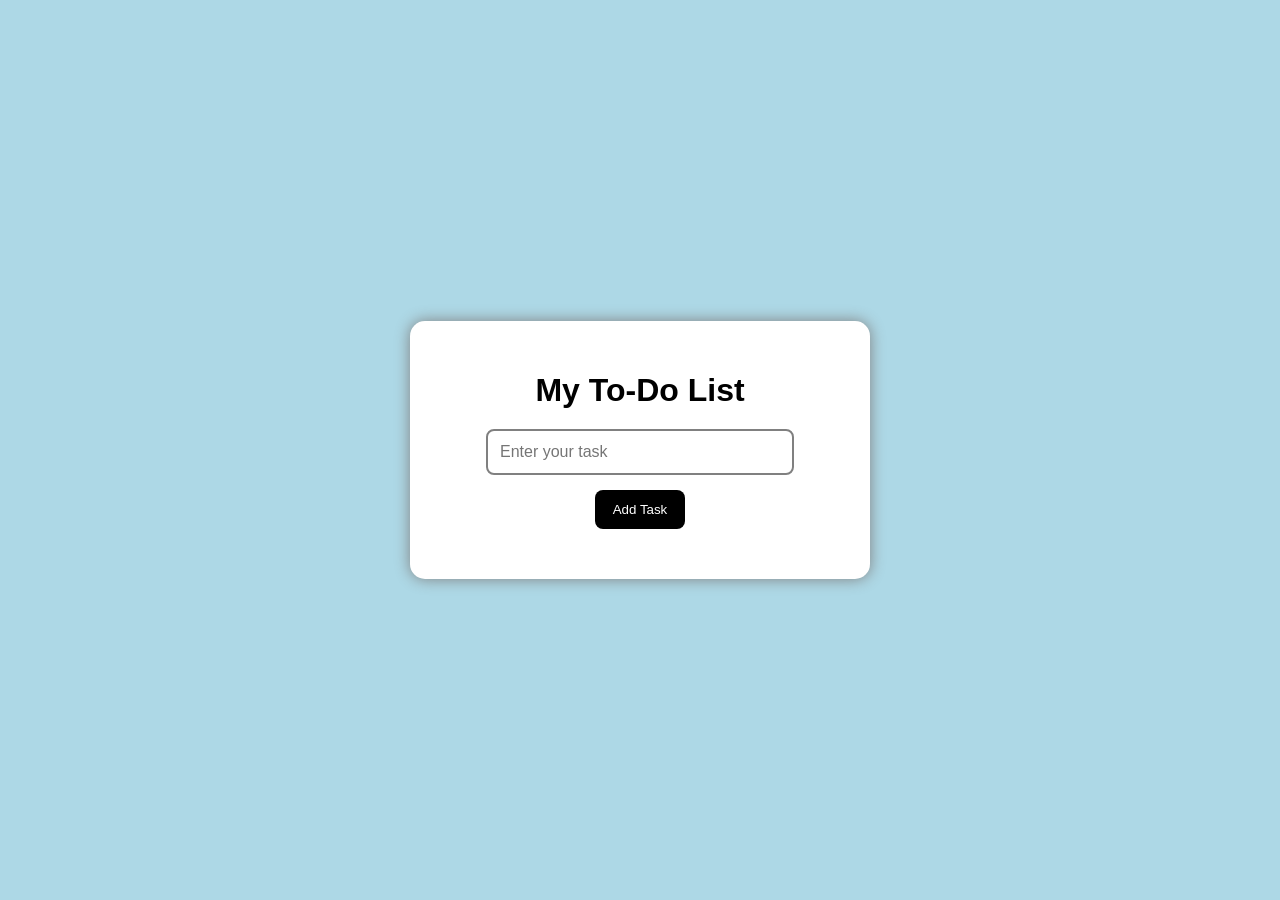
<file: to-dolist.html>
<!DOCTYPE html>
<html>
    <head>
        <title>To-Do List</title>
        <link rel="stylesheet" href="to-dolist.css">
    </head>
    <body>
        <div class="container">
            <h1>My To-Do List</h1>
            <input type="text" id="taskInput" placeholder="Enter your task">
            <button onclick="addTask()">Add Task</button>
            <ul id="taskList"></ul>
        </div>
        <script src="to-dolist.js"></script>
    </body>
</html>
</file>
<file: portfolio.css>
*{
    margin: 0;
    padding: 0;
    box-sizing: border-box;
    font-family: arial;
}
body{
    background-color: #f5f7fa;
color: #333;
}
header{
    background-color: #0d6efd;
    color: white;
    display: flex;
    justify-content: space-between;
    align-items: center;
    padding: 20px 60px;
    position: sticky;
    top: 0;
}
header h1{
    font-size: 30px;
}
nav{
    display: flex;
    justify-content: space-between;
    align-items: center;
    padding: 20px 60px;
    background:linear-gradient(90deg,#0d6efd,#4f46e5);
    box-shadow: 0 5px 15px rgba(0,0,0,0.2);
}
nav a{
    color: white;
    text-decoration: none;
    margin-left: 25px;
    font-size: 18px;
    font-weight: bold;
}
nav a:hover{
    color: yellow;
}
.hero{
    text-align: center;
    padding: 80px 20px;
    background-color: white;
}
.hero img{
    width: 180px;
    height: 180px;
    border-radius: 50%;
    border: 5px solid gray;
    object-fit: cover;
}
.hero h2{
    font-size: 40px;
    margin-top: 20px;
}
.hero p{
    font-size: 40px;
    margin-top: 20px;
}
.hero button{
    margin-top: 25px;
    padding: 12px 30px;
    border: none;
    background-color: #0d6efd;
    color: white;
    font-size: 18px;
    border-radius: 8px;
    cursor: pointer;
    transition: 0.3s;
}
.hero button:hover{
    background-color: #084298;
}
#about{
padding: 70px 20px;
text-align: center;
background-color: #ffffff;
}
#about h2{
    font-size: 35px;
    color: black;
    margin-bottom: 20px;
}
#about p{
    width: 70%;
    margin: auto;
    font-size: 18px;
    color: #4b5563;
    line-height: 30px;
}
#skills{
    padding: 70px 20px;
    background-color: #2563eb;
    margin-bottom: 30px;
}
#skills ul{
    list-style: none;
}
#skills li{
    display: inline-block;
    background-color: #2563eb;
    color: white;
    padding: 12px 25px;
    margin: 10px;
    font-size: 18px;
    transition: 0.3;
}
#skills li:hover{
    background-color: #1d4ed8;
}
#projects{
    padding: 70px 20px;
    background-color: white;
    text-align: center;
}
#projects h2{
    font-size: 35px;
    color: black;
    margin-bottom: 30px;
}
.card{
    width: 280px;
    display: inline-block;
    margin: 20px;
    background-color: white;
    padding: 25px;
    border-radius: 15px;
    box-shadow: 0px 4px 15px rgba(0,0,0,0.15);
    transition: 0.3s;
}
.card:hover{
    transform: translateY(-8px);
}
.card h3{
    color: #2563eb;
    margin-bottom: 10px;
}
.card p{
    color: #6b7280;
    margin-bottom: 20px;
}
.card button{
    background-color: #2563eb;
    color: white;
    border: none;
    border-radius: 8px;
    cursor: pointer;
    padding: 10px 20px;
}
.card button:hover{
    background-color: #1d4ed8;
}
#contact{
    padding:70px 20px;
    background:#f3f4f6;
    text-align:center;
}
#contact h2{
    font-size:35px;
    color:black;
    margin-bottom:30px;
}
#contact input,
#contact textarea{
    width:350px;
    max-width:90%;
    padding:15px;
    margin:12px;
    border:1px solid #d1d5db;
    border-radius:10px;
    font-size:16px;
    outline:none;
}
#contact input:focus,
#contact textarea:focus{
    border:2px solid #2563eb;
}
#contact textarea{
    height:120px;
    resize:none;
}
#contact button{
    margin-top:20px;
    padding:12px 30px;
    border:none;
    background:#2563eb;
    color:#ffffff;
    font-size:18px;
    border-radius:8px;
    cursor:pointer;
    transition:0.3s;
}
#contact button:hover{
    background:#1d4ed8;
}
footer{
    background:#111827;
    color:#ffffff;
    text-align:center;
    padding:20px;
    font-size:16px;
}
@media(max-width:768px){
header{
    flex-direction:column;
    text-align:center;
}
nav{
    margin-top:15px;
}
nav a{
    display:block;
    margin:10px 0;
}
.hero h2{
    font-size:30px;
}
.card{
    width:90%;
}
}
</file>
<file: calculator.css>
body{
    margin: 0;
    padding: 0;
    display: flex;
    background-color: lightblue;
    justify-content: center;
    align-items: center;
    height: 100vh;
    font-family: arial;
}
.calculator{
    background-color: white;
    padding: 25px;
    border-radius: 15px;
    box-shadow: 0px 0px 15px gray;
    text-align: center;
}
h1{
    margin-bottom: 20px;
}
#result{
    width: 95%;
    height: 50px;
    font-size: 15px;
    text-align: right;
    margin-bottom: 20px;
    padding-right: 10px;
    border: 2px solid gray;
    border-radius: 10px;
}
.buttons{
    display: grid;
    grid-template-columns: repeat(4,70px);
    gap: 10px;
}
button{
    height: 60px;
    font-size: 22px;
    border: none;
    border-radius: 10px;
    background-color: black;
    color: white;
    cursor: pointer;
}
button:hover{
    background-color: royalblue;
}
</file>
<file: clothing.css>
body{
    margin: 0;
    background-color:white ;
    font-family: arial;
}
nav{
    background-color: black;
    color: white;
    display: flex;
    justify-content: space-between;
    align-items: center;
    padding: 20px 50px;
}
nav h1{
    color: gold;
    font-size: 32px;
}
nav ul{
    display: flex;
    list-style: none;
    gap: 35px;
    margin: 0;
    padding: 0;
}
nav ul li a{
    color: white;
    text-decoration: none;
    font-size: 20px;
    font-weight: bold;
}
nav ul li a:hover{
    color: gold;
}
#home{
    text-align: center;
    padding: 80px;
    background-color: beige;
}
#home h1{
font-size: 50px;
}
#home p{
    font-size: 22px;
}
button{
    border: none;
    border-radius: 8px;
    background-color: black;
    color: white;
    padding: 12px 30px;
    font-size: 16px;
    cursor: pointer;
    margin-top: 10px;
}
section{
    padding: 40px 60px;
}
button:hover{
    background-color: gold;
    color: black;
}
#about{
    text-align: center;
    padding: 60px;
}
#about img{
    width: 100%;
    border-radius: 10px;
    object-fit: cover;
    height: 300px;
}
#about p{
width: 70%;
margin: auto;
font-size: 18px;
line-height: 30px;
}
women,
men{
    text-align: center;
    padding: 60px;
}
.cards{
    display: flex;
    justify-content: space-between;
    flex-wrap: wrap;
    gap: 30px;
}
.card{
    width: 250px;
    box-shadow: 0px 0px 10px gray;
    padding: 20px;
    background-color: white;
    border-radius: 15px;
    text-align: center;
}
.card:hover{
    transform: scale(1.05);
    transition: 0.4s;
}
.card img{
    width: 100%;
    height: 250px;
    border-radius: 10px;
    object-fit: cover;
}
.card h3{
    margin-top: 15px;
}
.card p{
    font-size: 18px;
    font-weight: bold;
}
#contact{
    text-align: center;
    padding: 60px;
    background-color: beige;
}
input,
textarea{
    width: 320px;
    padding: 12px;
    border: 1px solid gray;
    border-radius: 8px;
    margin: 10px;
}
textarea{
    height: 120px;
}
footer{
    background-color: black;
    color: white;
    text-align: center;
    padding: 20px;
}
</file>
<file: login.css>
*{
    margin: 0;
    padding: 0;
    box-sizing: border-box;
    font-family: 'Arial', sans-serif;
}
body{
    background-color: #0d0d0d;
    display: flex;
    justify-content: center;
    align-items: center;
    height: 100vh;
}
.form-container{
    background: rgba(255,255,255,0.1);
    padding: 40px;
    border-radius: 15px;
    box-shadow: 0 0 15px gray;
    width: 320px;
    text-align: center;
}
h2{
    color: #fff;
    margin-bottom: 20px;
}
.input-box{
    position: relative;
    margin: 20px 0;
}
.input-box input{
    width: 100%;
    padding: 12px 15px;
    background: none;
    border: none;
    outline: none;
    color: #fff;
    font-size: 18px;
    border-bottom: 2px solid gray;
    transition: 0.4s;
}
.input-box input:focus{
    border-color: #00ffff;
    box-shadow: 0 5px 15px rgba(0,255,255,0.3);
}
.input-box span{
    position: absolute;
    top: 50%;
    left: 15px;
    color: rgba(255,255,255,0.5);
    font-size: 16px;
    pointer-events: none;
    transition: 0.4s;
    transform: translateY(-50%);
}
.input-box input focus + span,
.input-box input:not(:placeholder-shown) + span{
top: 5px;
font-size: 12px;
color: #00ffff;
}
.submit-btn{
    background:linear-gradient(90deg,#00ffff,#00ff80);
    border: none;
    padding: 12px 30px;
    border-radius: 25px;
    color: #000;
    font-weight: bold;
    cursor: pointer;
    transition: 0.4s;
    margin-top: 10px;
}
.submit-btn:hover{
    background: linear-gradient(90deg,#00ff80,#00ffff);
    box-shadow: 0 5px 15px #00ff80;
}
</file>
<file: coffeeweb.css>
*{
    margin: 0;
    padding: 0;
    box-sizing: border-box;
}
body{
    background-color:beige;
    font-family: arial;
}
nav{
    background-color:brown ;
    display: flex;
    justify-content: space-between;
    align-items: center;
    padding: 20px 50px;
    z-index: 1000;
    position: sticky;
    top: 0;
}
nav a{
    color: white;
    text-decoration: none;
    font-size: 20px;
    font-weight: bold;
    padding: 30px;
}
nav a:hover{
    color: yellow;
}
nav ul{
    display: flex;
    list-style: none;
    gap: 40px;
    margin: 0;
    padding: 0;
}
nav ul li a{
text-decoration: none;
padding: 80px 20px;
font-weight: bold;
}
nav ul li a:hover{
    color: yellow;
}
.hero{
    text-align: center;
    background-image: url("coffee.css");
    background-size: cover;
    background-position: center;
    padding: 80px 20px;
    background-color: beige;
}
.hero h1{
    font-size: larger;
    margin-bottom: 10px;
}
.hero p{
    font-size: large;
    margin-bottom: 20px;
}
button{
    padding: 15px 35px;
    background-color: brown;
    color: white;
    border: none;
    border-radius: 8px;
    cursor:pointer;
    font-size: 18px;
}
button:hover{
    background-color: brown;
    cursor: pointer;
    transform: scale(1.05);
}
.about{
    text-align: center;
    padding: 50px 20px;
}
.about img{
    width: 300px;
    height: 220px;
    object-fit: cover;
    margin: 20px 0;
    border-radius: 10px;
}
.title{
    text-align: center;
    margin-top: 40px;
}
.container{
    display: flex;
    justify-content: center;
    gap: 30px;
    flex-wrap: wrap;
    padding: 40px;
}
.card{
    width: 250px;
    background-color: white;
    border-radius: 10px;
    text-align: center;
    padding: 20px;
    box-shadow:  0 0 10px gray;
}
.card img{
    width: 100%;
    height: 180px;
    object-fit: cover;
    border-radius: 10px;
}
.card h3{
    margin-top: 15px;
}
.card p{
    margin: 15px 0;
}
.card:hover{
    transform: translateY(-10px);
}
#contact{
    text-align: center;
    padding: 50px;
}
input,
textarea{
   color: black;
    width: 100%;
    padding: 12px;
    margin: 10px 0;
    border: 1px solid gray;
    border-radius: 5px;
}
textarea{
    height: 120px;
}
footer{
    background-color: brown;
    color: white;
    text-align: center;
    padding: 20px;
    margin-top: 40px;
}
</file>
<file: pizza.css>
body{
    background-color: beige;
     font-family:arial ;
     margin: 0;
}
nav{
    background-color: red;
    color: white;
    display: flex;
    justify-content: center;
    align-items: center;
    padding: 20px 50px;
}
nav ul{
    display: flex;
    list-style: none;
    gap: 40px;
}
nav ul li a{
    color: white;
    text-decoration: none;
    font-size: 20px;
    font-weight: bold;
}
nav ul li a:hover{
    color: yellow;
}
#home{
text-align: center;
padding: 80px;
}
#home h1{
    font-size: 45px;
}
#home p{
font-size: 25px;
}
button{
    background-color: red;
    color: white;
    padding: 15px 35px;
    border: none;
    border-radius: 10px;
    cursor: pointer;
    font-size: 18px;
}
button:hover{
    background-color: black;
}
#about{
    text-align: center;
    padding: 50px;
}
#about img{
    width: 400px;
    border-radius: 15px;
}
#menu{
text-align: center;
padding: 50px;
}
.cards{
    display: flex;
    justify-content: center;
    gap: 30px;
    flex-wrap: wrap;
}
.card{
    background-color: white;
    width: 280px;
    padding: 20px;
    border-radius: 15px;
    box-shadow: 0 0 10px gray;
}
.card img{
    width: 100%;
    border-radius: 10px;
}
#contact{
    text-align: center;
    padding: 50px;
}
input,
textarea{
    width: 300px;
    padding: 12px;
    border:1px solid gray;
    border-radius: 8px;
}
footer{
    background-color: black;
    color: white;
    text-align: center;
    padding: 20px;
}
</file>
<file: to-dolist.css>
body{
    margin: 0;
    padding: 0;
    font-family: arial;
    align-items: center;
    justify-content: center;
    background-color: lightblue;
    height: 100vh;
    display: flex;
}
.container{
    background-color: white;
    padding: 30px;
    border-radius: 15px;
    width: 400px;
    box-shadow: 0px 0px 15px gray;
    text-align: center;
}
h1{
    margin-bottom: 20px;
}
input{
    width: 70%;
    padding: 12px;
    font-size: 16px;
    border: 2px solid gray;
    border-radius: 8px;
}
button{
    padding: 12px 18px;
    background-color: black;
    color: white;
    border: none;
    border-radius: 8px;
    cursor: pointer;
    display: flex;
    margin: 15px auto 0;
}
button:hover{
    background-color: rosybrown;
}
ul{
    list-style: none;
    padding: 0;
    margin-top: 20px;
}
li{
    background-color: white;
    margin: 10px 0;
    padding: 12px;
    border-radius: 8px;
    display: flex;
    justify-content: space-between;
    align-items: center;
}
.delete-btn{
    background-color: red;
    color: white;
    border: none;
    padding: 6px 10px;
    border-radius: 6px;
    cursor: pointer;
}
.delete-btn:hover{
background-color: darkred;
}
</file>
